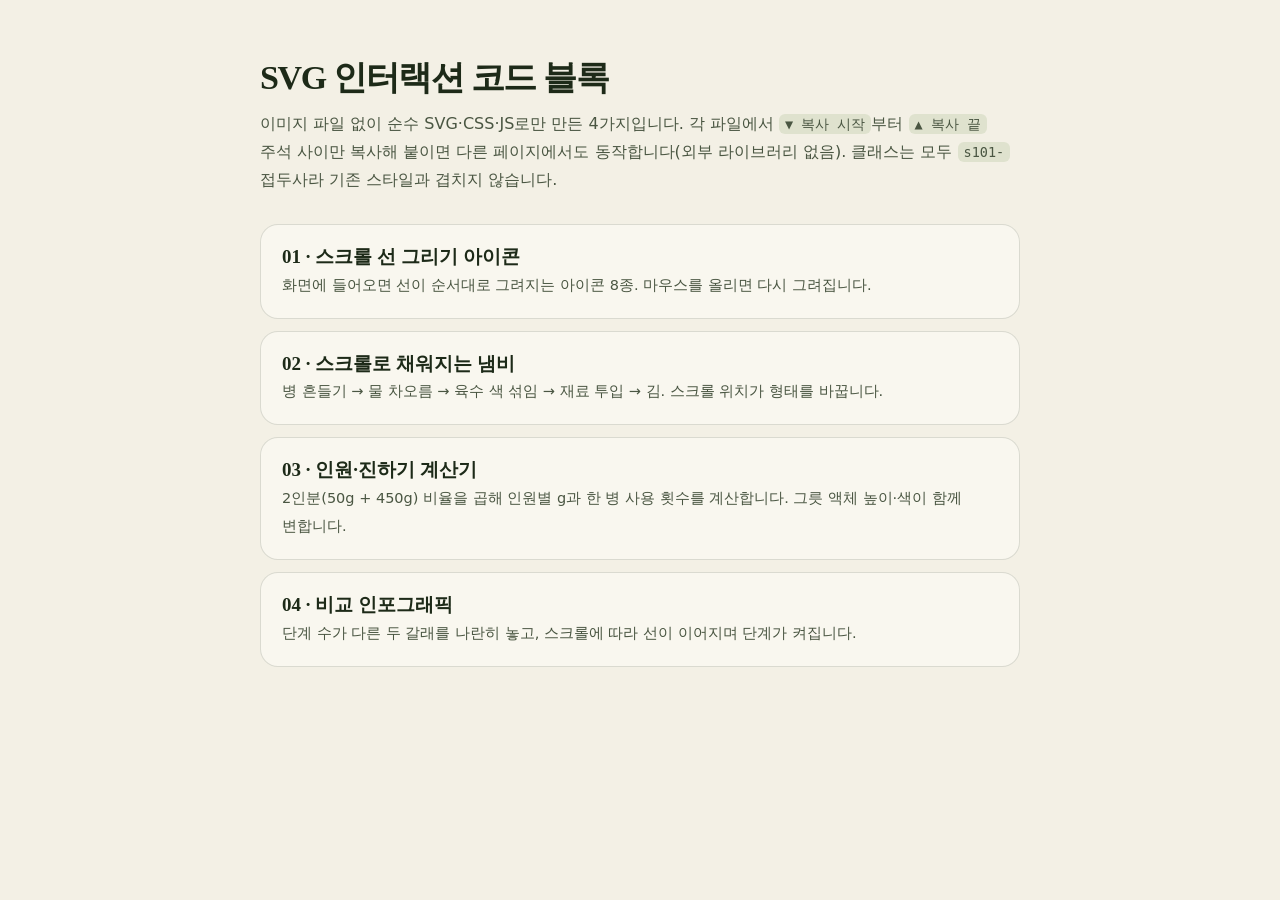
<file: snippets/index.html>
<!doctype html>
<html lang="ko">
<head>
<meta charset="utf-8">
<meta name="viewport" content="width=device-width,initial-scale=1">
<meta name="robots" content="noindex">
<title>SVG 인터랙션 코드 블록 모음</title>
<style>
body{margin:0;background:#F3F0E5;color:#1D2A18;font:16px/1.75 system-ui,-apple-system,"Apple SD Gothic Neo",sans-serif;word-break:keep-all}
main{max-width:760px;margin:0 auto;padding:56px 22px}
h1{font:800 34px/1.3 "Nanum Myeongjo","Noto Serif KR",serif;letter-spacing:-.04em;margin:0 0 10px}
p.lead{color:#4A5642;margin:0 0 30px}
a.card{display:block;text-decoration:none;color:inherit;padding:20px 22px;border-radius:18px;background:#F9F7EF;box-shadow:inset 0 0 0 1px rgba(29,42,24,.14);margin-bottom:12px;transition:transform .25s,box-shadow .25s}
a.card:hover{transform:translateY(-2px);box-shadow:inset 0 0 0 1.5px #658C3F,0 18px 30px -22px rgba(29,42,24,.6)}
a.card b{display:block;font:700 19px/1.4 "Nanum Myeongjo","Noto Serif KR",serif}
a.card span{color:#4A5642;font-size:14.5px}
code{background:rgba(101,140,63,.14);padding:2px 6px;border-radius:6px;font-size:13.5px}
</style>
</head>
<body>
<main>
  <h1>SVG 인터랙션 코드 블록</h1>
  <p class="lead">이미지 파일 없이 순수 SVG·CSS·JS로만 만든 4가지입니다. 각 파일에서 <code>▼ 복사 시작</code>부터 <code>▲ 복사 끝</code> 주석 사이만 복사해 붙이면 다른 페이지에서도 동작합니다(외부 라이브러리 없음). 클래스는 모두 <code>s101-</code> 접두사라 기존 스타일과 겹치지 않습니다.</p>
  <a class="card" href="01-line-draw-icons.html"><b>01 · 스크롤 선 그리기 아이콘</b><span>화면에 들어오면 선이 순서대로 그려지는 아이콘 8종. 마우스를 올리면 다시 그려집니다.</span></a>
  <a class="card" href="02-pot-fill-scroll.html"><b>02 · 스크롤로 채워지는 냄비</b><span>병 흔들기 → 물 차오름 → 육수 색 섞임 → 재료 투입 → 김. 스크롤 위치가 형태를 바꿉니다.</span></a>
  <a class="card" href="03-dilution-calculator.html"><b>03 · 인원·진하기 계산기</b><span>2인분(50g + 450g) 비율을 곱해 인원별 g과 한 병 사용 횟수를 계산합니다. 그릇 액체 높이·색이 함께 변합니다.</span></a>
  <a class="card" href="04-compare-tracks.html"><b>04 · 비교 인포그래픽</b><span>단계 수가 다른 두 갈래를 나란히 놓고, 스크롤에 따라 선이 이어지며 단계가 켜집니다.</span></a>
</main>
</body>
</html>
</file>
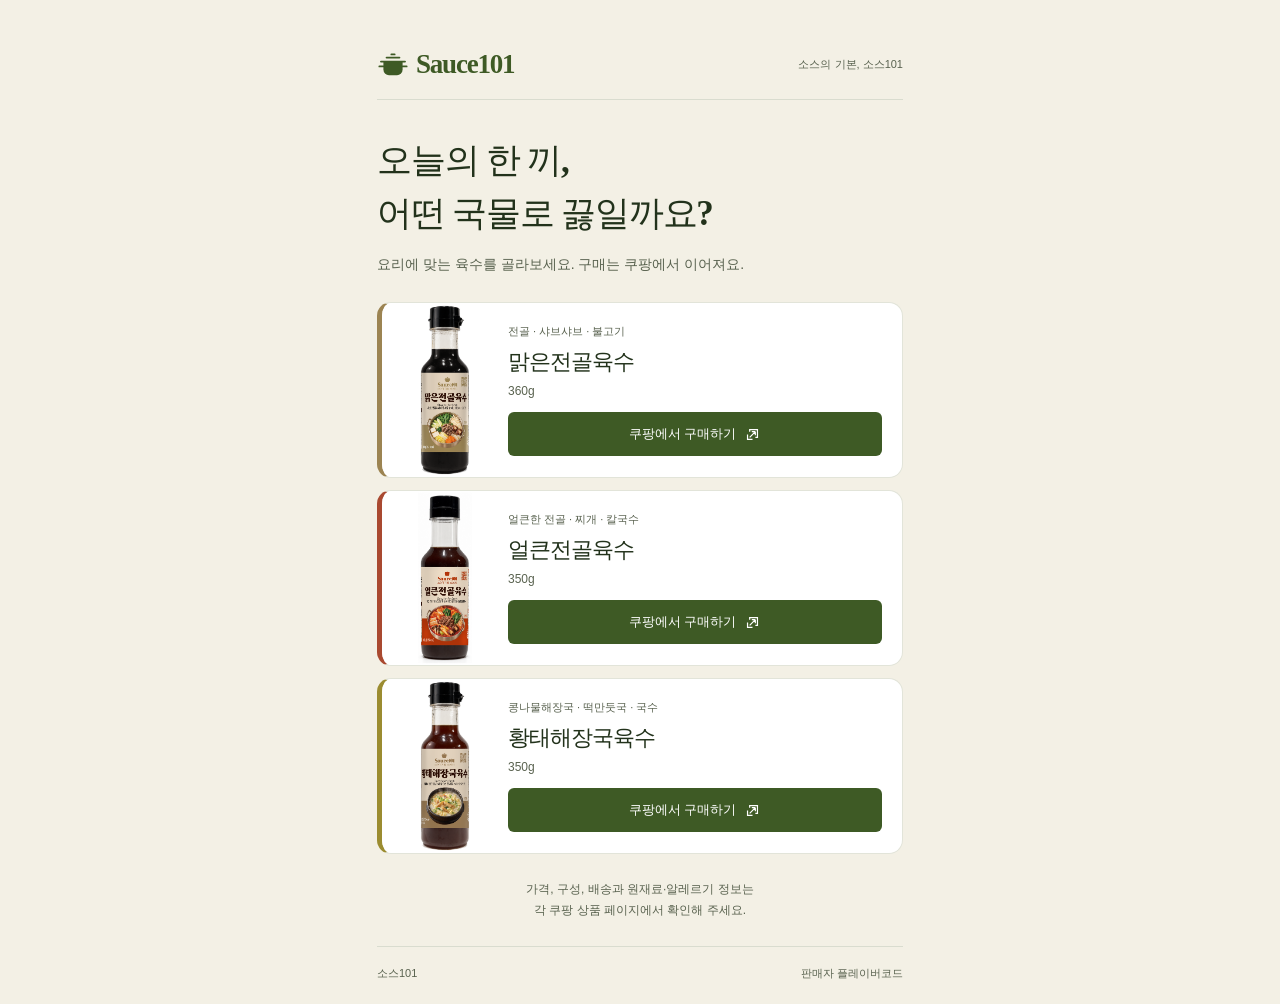
<file: go/coupang/index.html>
<!doctype html>
<html lang="ko">
<head>
  <meta charset="utf-8">
  <meta name="viewport" content="width=device-width, initial-scale=1">
  <meta name="theme-color" content="#F3F0E5">
  <meta name="robots" content="noindex">
  <meta name="description" content="맑은전골육수, 얼큰전골육수, 황태해장국육수. 오늘의 요리에 맞는 소스101 육수를 골라 쿠팡에서 확인하세요.">
  <meta property="og:type" content="website">
  <meta property="og:locale" content="ko_KR">
  <meta property="og:title" content="오늘의 요리에 맞는 육수 | 소스101">
  <meta property="og:description" content="맑은전골 · 얼큰전골 · 황태해장국. 육수 세 가지를 한곳에서 골라보세요.">
  <meta property="og:image" content="https://hanssam88.github.io/sauce101-dakhanmari-landing/go/coupang/assets/malgeun.png">
  <meta property="og:url" content="https://hanssam88.github.io/sauce101-dakhanmari-landing/go/coupang/">
  <title>육수 고르기 | 소스101</title>
  <link rel="stylesheet" href="./page.css">
</head>
<body>
  <a class="skip" href="#products">육수 고르기로 바로 가기</a>
  <div class="page">
    <header>
      <div class="brand" aria-label="소스101">
        <svg viewBox="0 0 40 40" width="32" height="32" aria-hidden="true" fill="none">
          <path d="M8 17h24v10a7 7 0 0 1-7 7H15a7 7 0 0 1-7-7V17Z" fill="currentColor"/>
          <path d="M5 17h30M3 23h5m24 0h5M12 12h16M18 8h4" stroke="currentColor" stroke-width="2.4" stroke-linecap="round"/>
        </svg>
        <span>Sauce101</span>
      </div>
      <span class="brand-caption">소스의 기본, 소스101</span>
    </header>

    <main>
      <section class="intro" aria-labelledby="page-title">
        <h1 id="page-title">오늘의 한 끼,<br>어떤 국물로 끓일까요?</h1>
        <p>요리에 맞는 육수를 골라보세요.<br class="mobile-break"> 구매는 쿠팡에서 이어져요.</p>
      </section>

      <div class="products" id="products">
        <article class="product clear" aria-labelledby="clear-title">
          <div class="product-photo"><img src="./assets/malgeun.png" width="1254" height="1254" alt="소스101 맑은전골육수 병" fetchpriority="high"></div>
          <div class="product-content">
            <p class="use">전골 · 샤브샤브 · 불고기</p>
            <h2 id="clear-title">맑은전골육수</h2>
            <p class="size">360g</p>
            <a class="buy" href="https://www.coupang.com/vp/products/9733106922?itemId=29126665406&amp;vendorItemId=96050815624" aria-label="맑은전골육수 쿠팡에서 구매하기">
              쿠팡에서 구매하기
              <svg viewBox="0 0 24 24" width="17" height="17" aria-hidden="true" fill="none" stroke="currentColor" stroke-width="1.7"><path d="M8 8V5h11v11h-3M16 8l-8 8M16 8H11m5 0v5"/><path d="M12 19H5V12"/></svg>
            </a>
          </div>
        </article>

        <article class="product spicy" aria-labelledby="spicy-title">
          <div class="product-photo"><img src="./assets/eolkeun.png" width="1254" height="1254" alt="소스101 얼큰전골육수 병" decoding="async"></div>
          <div class="product-content">
            <p class="use">얼큰한 전골 · 찌개 · 칼국수</p>
            <h2 id="spicy-title">얼큰전골육수</h2>
            <p class="size">350g</p>
            <a class="buy" href="https://www.coupang.com/vp/products/9733241558?itemId=29127138159&amp;vendorItemId=96051276784" aria-label="얼큰전골육수 쿠팡에서 구매하기">
              쿠팡에서 구매하기
              <svg viewBox="0 0 24 24" width="17" height="17" aria-hidden="true" fill="none" stroke="currentColor" stroke-width="1.7"><path d="M8 8V5h11v11h-3M16 8l-8 8M16 8H11m5 0v5"/><path d="M12 19H5V12"/></svg>
            </a>
          </div>
        </article>

        <article class="product pollock" aria-labelledby="pollock-title">
          <div class="product-photo"><img src="./assets/hwangtae.png" width="1254" height="1254" alt="소스101 황태해장국육수 병" decoding="async"></div>
          <div class="product-content">
            <p class="use">콩나물해장국 · 떡만둣국 · 국수</p>
            <h2 id="pollock-title">황태해장국육수</h2>
            <p class="size">350g</p>
            <a class="buy" href="https://www.coupang.com/vp/products/9733012489?itemId=29126246277&amp;vendorItemId=96050407352" aria-label="황태해장국육수 쿠팡에서 구매하기">
              쿠팡에서 구매하기
              <svg viewBox="0 0 24 24" width="17" height="17" aria-hidden="true" fill="none" stroke="currentColor" stroke-width="1.7"><path d="M8 8V5h11v11h-3M16 8l-8 8M16 8H11m5 0v5"/><path d="M12 19H5V12"/></svg>
            </a>
          </div>
        </article>
      </div>

      <p class="purchase-note">가격, 구성, 배송과 원재료·알레르기 정보는<br>각 쿠팡 상품 페이지에서 확인해 주세요.</p>
    </main>
    <footer><span>소스101</span><span>판매자 플레이버코드</span></footer>
  </div>
</body>
</html>
</file>
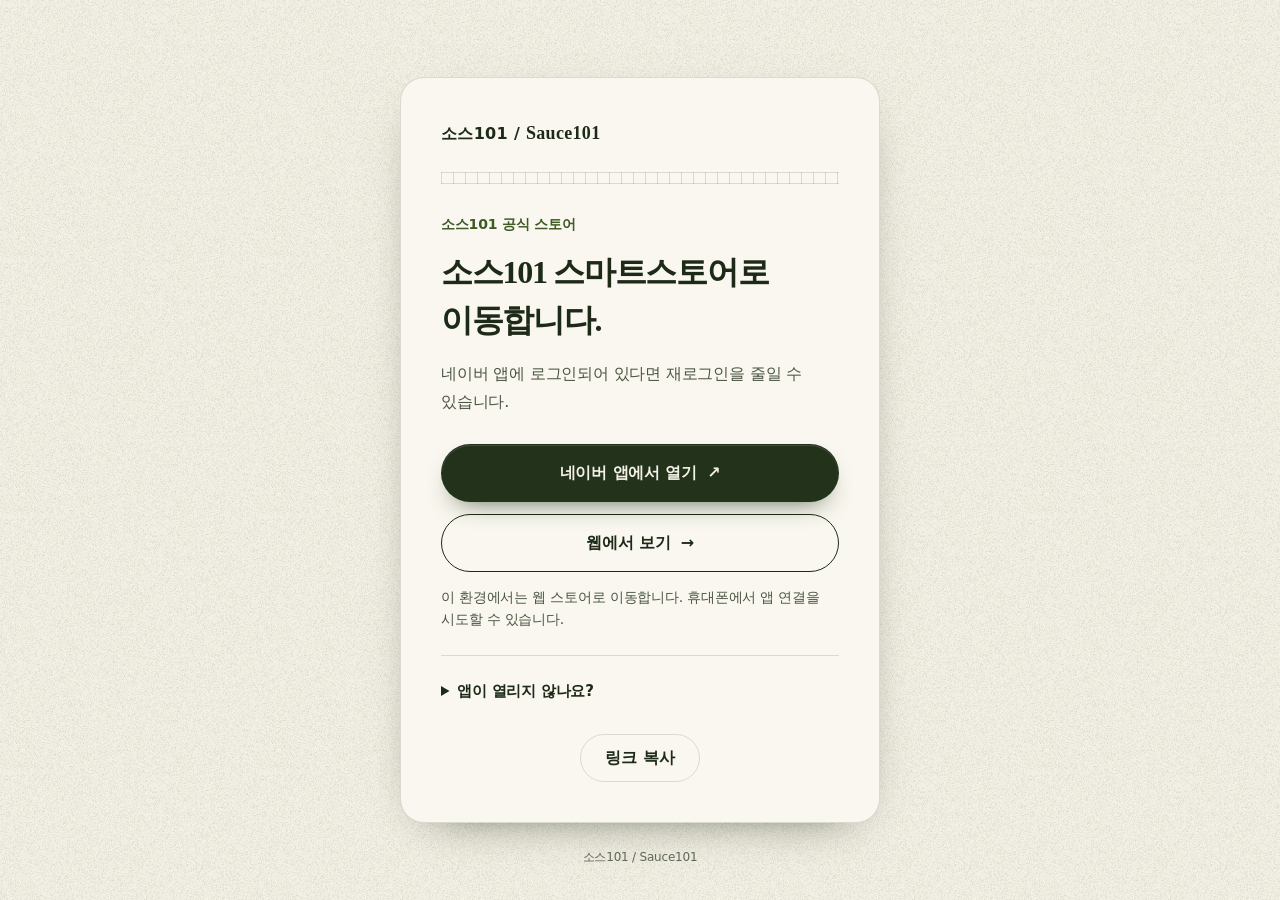
<file: go/naver/index.html>
<!doctype html>
<html lang="ko">
<head>
  <meta charset="utf-8">
  <meta name="viewport" content="width=device-width, initial-scale=1, viewport-fit=cover">
  <meta name="robots" content="noindex">
  <meta name="theme-color" content="#F3F0E5">
  <meta name="description" content="소스101 / Sauce101 스마트스토어로 이동합니다. 네이버 앱 또는 웹에서 만나보세요.">
  <title>스마트스토어로 이동 | 소스101 / Sauce101</title>
  <link rel="stylesheet" href="../../css/style.css">
  <link rel="stylesheet" href="./page.css">
  <script type="module" src="./page.js"></script>
</head>
<body class="naver-go">
  <main class="go-card">
    <p class="go-brand">소스101 <span aria-hidden="true">/</span> <span lang="en">Sauce101</span></p>
    <div class="go-rule" aria-hidden="true"></div>
    <p class="go-eyebrow">소스101 공식 스토어</p>
    <h1>소스101 스마트스토어로 이동합니다.</h1>
    <p class="go-intro" id="app-note">네이버 앱에 로그인되어 있다면 재로그인을 줄일 수 있습니다.</p>
    <div class="go-actions">
      <a class="btn btn--solid" id="open-app" href="https://m.smartstore.naver.com/sauce101" aria-describedby="app-note">네이버 앱에서 열기 <span aria-hidden="true">↗</span></a>
      <a class="btn btn--line" id="open-web" href="https://m.smartstore.naver.com/sauce101">웹에서 보기 <span aria-hidden="true">→</span></a>
    </div>
    <p id="app-status" class="go-status" role="status" aria-live="polite"></p>
    <details id="app-help">
      <summary>앱이 열리지 않나요?</summary>
      <div class="go-help">
        <p>화면의 메뉴에 ‘외부 브라우저에서 열기’가 제공되면 해당 기능을 사용해 주세요.</p>
        <p>메뉴가 없다면 아래에서 링크를 복사해 Safari 또는 Chrome에서 열고 ‘네이버 앱에서 열기’를 다시 눌러 주세요.</p>
        <p>계속 열리지 않거나 네이버 앱이 없다면 ‘웹에서 보기’를 이용해 주세요. 이용 환경에 따라 로그인이 필요할 수 있습니다.</p>
      </div>
    </details>
    <button class="go-copy" id="copy-link" type="button" hidden>링크 복사</button>
    <p id="copy-status" class="go-status" role="status" aria-live="polite"></p>
    <div id="manual-copy" hidden>
      <label for="copy-url">복사할 링크</label>
      <input id="copy-url" type="url" readonly spellcheck="false" autocapitalize="off" aria-describedby="copy-status">
    </div>
    <noscript><p class="go-help">‘웹에서 보기’로 이동할 수 있습니다. 이 페이지를 공유하려면 주소창의 주소를 복사해 주세요.</p></noscript>
  </main>
  <footer class="go-footer">소스101 / Sauce101</footer>
</body>
</html>
</file>
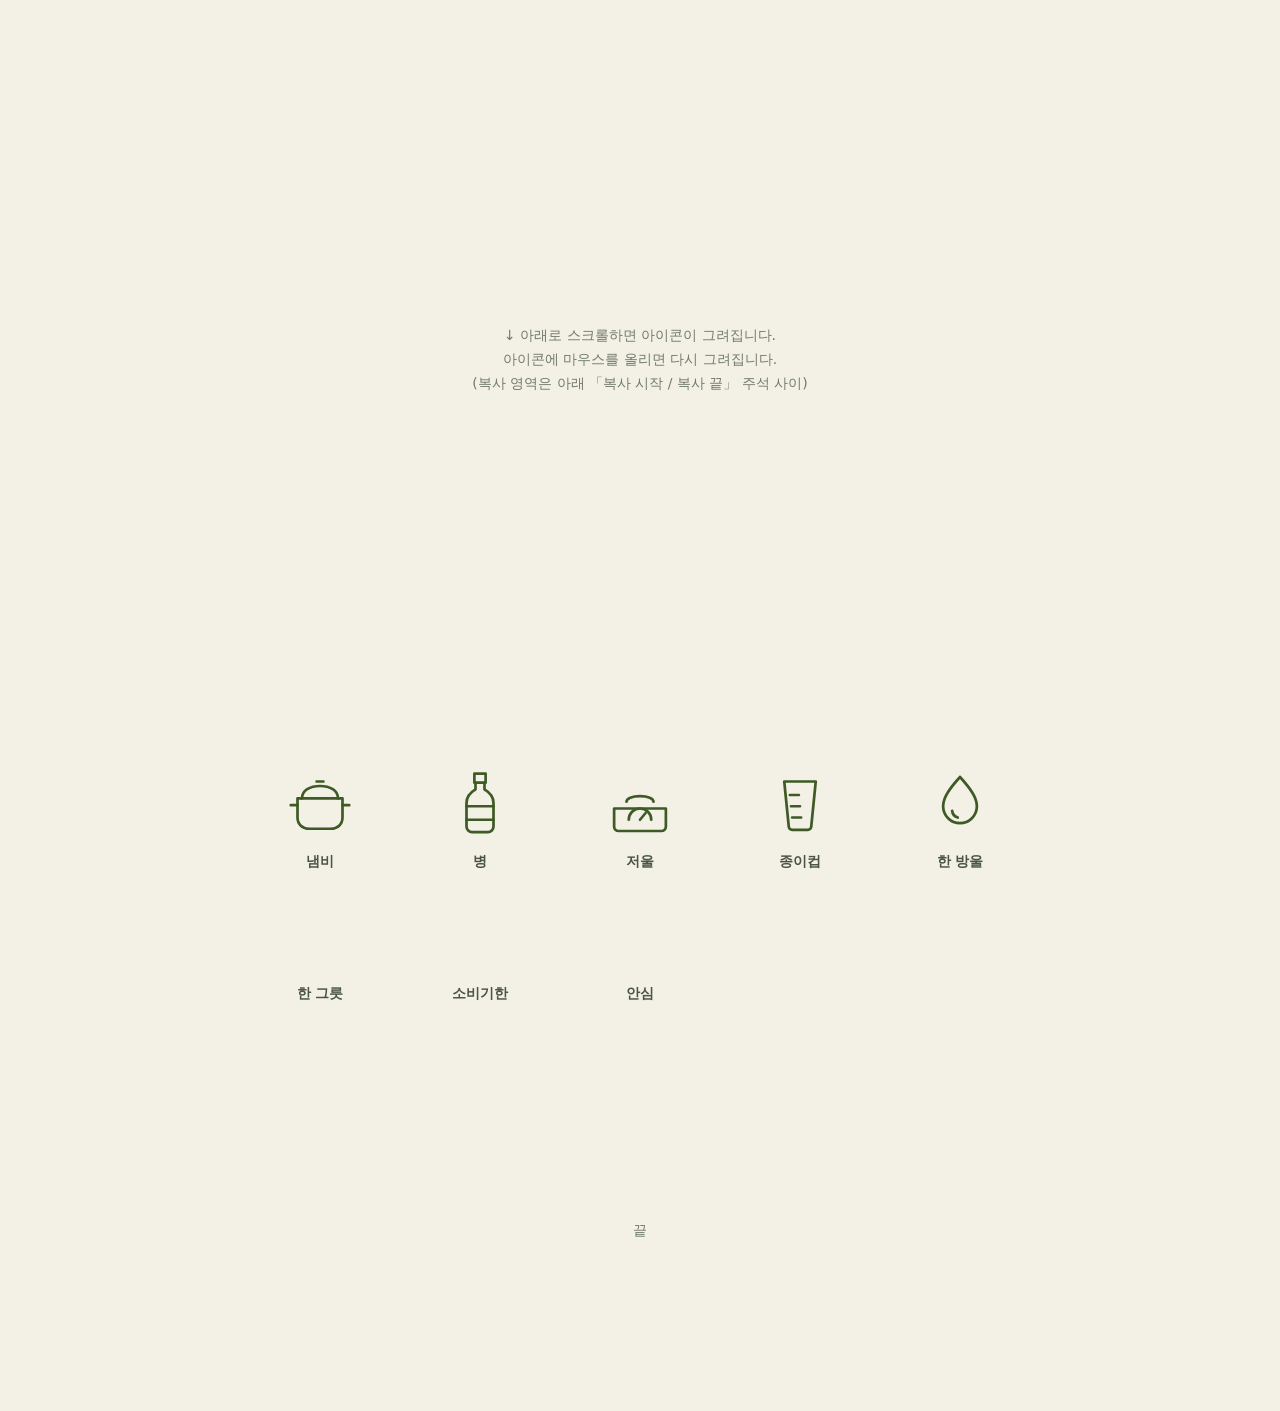
<file: snippets/01-line-draw-icons.html>
<!doctype html>
<html lang="ko">
<head>
<meta charset="utf-8">
<meta name="viewport" content="width=device-width,initial-scale=1">
<meta name="robots" content="noindex">
<title>스크롤 선 그리기 SVG 아이콘 — 복붙용</title>
<style>body{margin:0;background:#F3F0E5;color:#1D2A18;font:16px/1.7 system-ui,-apple-system,"Apple SD Gothic Neo",sans-serif}
.demo-pad{height:80vh;display:grid;place-items:center;text-align:center;color:#727C6A;font-size:14px;padding:0 20px}</style>
</head>
<body>
<div class="demo-pad">↓ 아래로 스크롤하면 아이콘이 그려집니다.<br>아이콘에 마우스를 올리면 다시 그려집니다.<br>(복사 영역은 아래 「복사 시작 / 복사 끝」 주석 사이)</div>

<!-- ▼ 복사 시작 ─────────────────────────────────────────── -->
<div class="s101-icons">
  <figure><i data-ico="pot"></i><figcaption>냄비</figcaption></figure>
  <figure><i data-ico="bottle"></i><figcaption>병</figcaption></figure>
  <figure><i data-ico="scale"></i><figcaption>저울</figcaption></figure>
  <figure><i data-ico="cup"></i><figcaption>종이컵</figcaption></figure>
  <figure><i data-ico="drop"></i><figcaption>한 방울</figcaption></figure>
  <figure><i data-ico="bowl"></i><figcaption>한 그릇</figcaption></figure>
  <figure><i data-ico="calendar"></i><figcaption>소비기한</figcaption></figure>
  <figure><i data-ico="shield"></i><figcaption>안심</figcaption></figure>
</div>
<style>
/* --p(0→1)를 숫자로 등록하면 CSS transition만으로 선이 그려진다 */
@property --p{syntax:"<number>";inherits:true;initial-value:0}
.s101-icons{--ink:#3E5A25;display:grid;grid-template-columns:repeat(auto-fit,minmax(120px,1fr));gap:28px 20px;max-width:780px;margin:0 auto;padding:48px 20px}
.s101-icons figure{margin:0;text-align:center}
.s101-icons i{display:block;width:72px;height:72px;margin:0 auto 12px;color:var(--ink);cursor:pointer;transition:--p 1.25s cubic-bezier(.22,.8,.2,1)}
.s101-icons i.on{--p:1}
.s101-icons svg{display:block;width:100%;height:100%;overflow:visible}
/* 각 도형은 pathLength=1 이라 dash 길이를 0~1로 다룬다. --s 는 도형별 시작 지연(순차 그리기) */
.s101-icons .d{stroke-dasharray:1;stroke-dashoffset:calc(1 - clamp(0,(var(--p) - var(--s,0)) / .6,1))}
.s101-icons figcaption{font:600 14px/1.4 system-ui,-apple-system,"Apple SD Gothic Neo",sans-serif;color:#4A5642}
@media (prefers-reduced-motion:reduce){.s101-icons i{--p:1;transition:none}}
</style>
<script>
(function () {
  var ICONS = {
    pot: '<path d="M12 27h40v17c0 6-4.5 10-10.5 10h-19C16.5 54 12 50 12 44z"/><path d="M16 27c0-7 7-11 16-11s16 4 16 11"/><path d="M29 12h6"/><path d="M12 33H6M52 33h6"/>',
    bottle: '<path d="M27 5h10v8H27z"/><path d="M28 13v6c-5 3-8 6-8 12v21a5 5 0 0 0 5 5h14a5 5 0 0 0 5-5V31c0-6-3-9-8-12v-6"/><path d="M20 34h24M20 46h24"/>',
    scale: '<path d="M9 36h46v16a4 4 0 0 1-4 4H13a4 4 0 0 1-4-4z"/><path d="M20 30c0-3 5-5 12-5s12 2 12 5"/><path d="M22 46a10 10 0 0 1 20 0"/><path d="M32 46l5-6"/>',
    cup: '<path d="M18 12h28l-4 40a3 3 0 0 1-3 3H25a3 3 0 0 1-3-3z"/><path d="M23 24h8M24 34h8M25 44h8"/>',
    drop: '<path d="M32 8c9 10 15 18 15 26a15 15 0 0 1-30 0c0-8 6-16 15-26z"/><path d="M25 38a7 7 0 0 0 5 6"/>',
    bowl: '<path d="M7 30h50c0 15-10 25-25 25S7 45 7 30z"/><path d="M23 58h18"/><path d="M23 22c-4-4 3-5-1-10M32 22c-4-4 3-5-1-10M41 22c-4-4 3-5-1-10"/>',
    calendar: '<path d="M11 14h42a3 3 0 0 1 3 3v34a3 3 0 0 1-3 3H11a3 3 0 0 1-3-3V17a3 3 0 0 1 3-3z"/><path d="M8 26h48M22 8v10M42 8v10"/><path d="M24 41l6 6 11-12"/>',
    shield: '<path d="M32 6l20 7v15c0 14-9 24-20 30-11-6-20-16-20-30V13z"/><path d="M22 32l7 7 13-14"/>'
  };
  function svg(name) {
    var n = 0;
    var body = ICONS[name].replace(/<(path|circle|ellipse|line|rect)\b/g, function (m, t) {
      return '<' + t + ' class="d" pathLength="1" style="--s:' + (n++ * 0.09).toFixed(2) + '"';
    });
    return '<svg viewBox="0 0 64 64" fill="none" stroke="currentColor" stroke-width="2.4" stroke-linecap="round" stroke-linejoin="round" aria-hidden="true">' + body + '</svg>';
  }
  var box = document.querySelector('.s101-icons');
  var items = [].slice.call(box.querySelectorAll('i[data-ico]'));
  items.forEach(function (el) {
    el.innerHTML = svg(el.getAttribute('data-ico'));
    el.addEventListener('mouseenter', function () {          // 다시 그리기
      el.style.transition = 'none'; el.classList.remove('on'); void el.offsetWidth;
      el.style.transition = ''; el.classList.add('on');
    });
  });
  if (!('IntersectionObserver' in window)) { items.forEach(function (el) { el.classList.add('on'); }); return; }
  var io = new IntersectionObserver(function (es) {
    es.forEach(function (e) {
      if (e.isIntersecting) { setTimeout(function () { e.target.classList.add('on'); }, +e.target.getAttribute('data-i') * 90); io.unobserve(e.target); }
    });
  }, { threshold: 0.6 });
  items.forEach(function (el, i) { el.setAttribute('data-i', i); io.observe(el); });
})();
</script>
<!-- ▲ 복사 끝 ─────────────────────────────────────────── -->

<div class="demo-pad" style="height:40vh">끝</div>
</body>
</html>
</file>
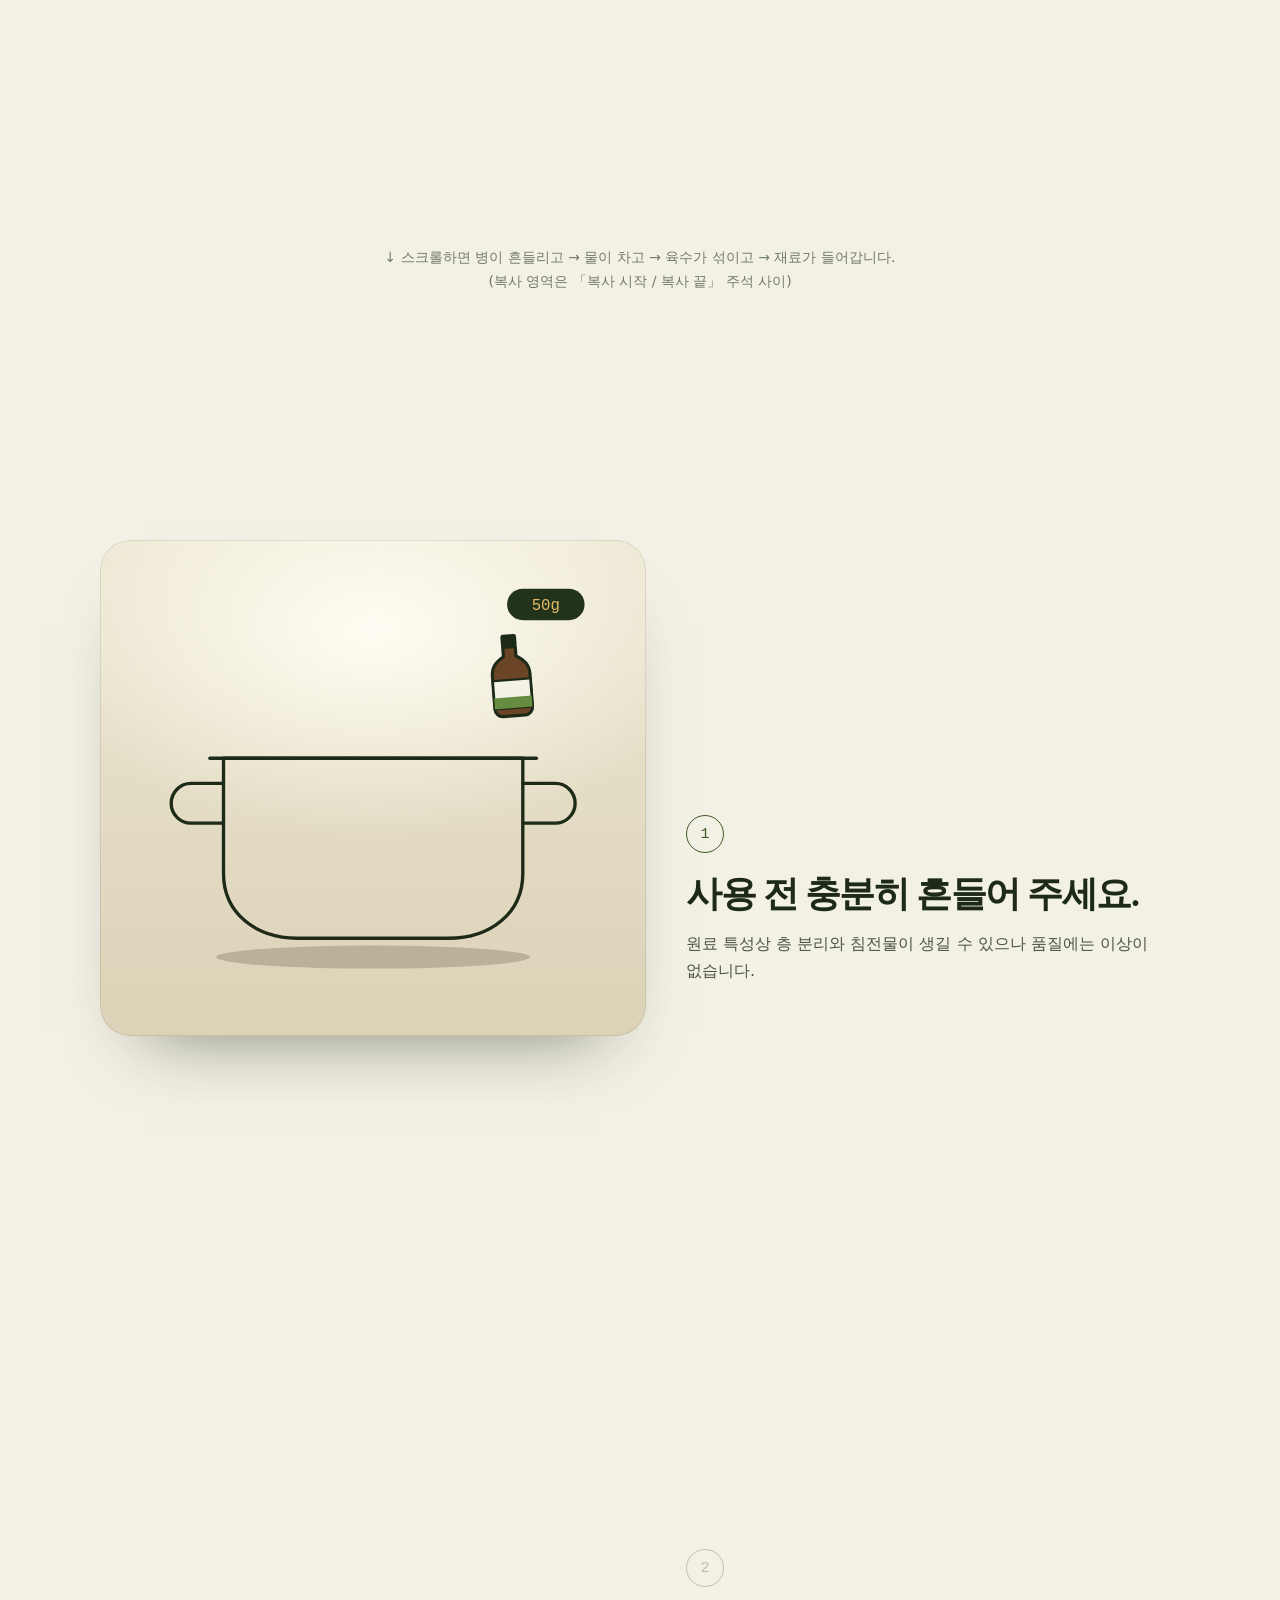
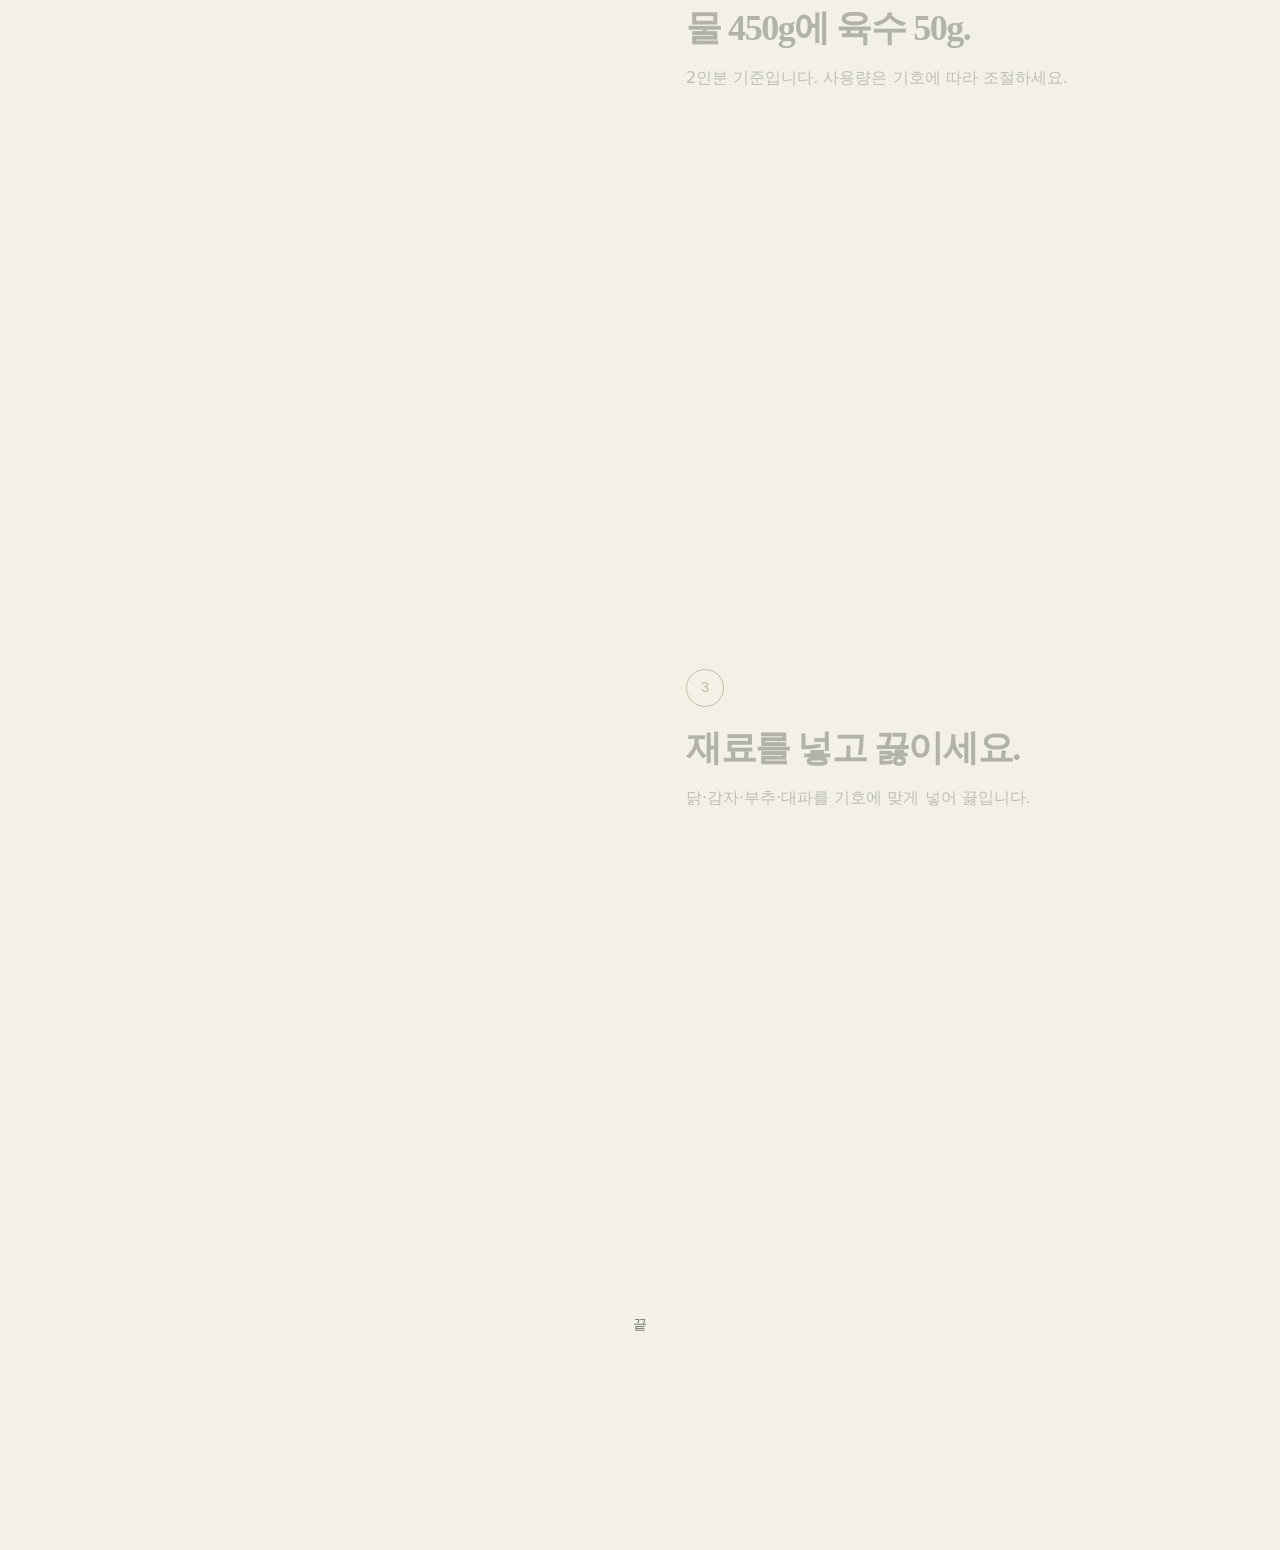
<file: snippets/02-pot-fill-scroll.html>
<!doctype html>
<html lang="ko">
<head>
<meta charset="utf-8">
<meta name="viewport" content="width=device-width,initial-scale=1">
<meta name="robots" content="noindex">
<title>스크롤로 채워지는 냄비 (형태 변화) — 복붙용</title>
<style>body{margin:0;background:#F3F0E5;color:#1D2A18;font:16px/1.7 system-ui,-apple-system,"Apple SD Gothic Neo",sans-serif}
.demo-pad{height:60vh;display:grid;place-items:center;text-align:center;color:#727C6A;font-size:14px;padding:0 20px}</style>
</head>
<body>
<div class="demo-pad">↓ 스크롤하면 병이 흔들리고 → 물이 차고 → 육수가 섞이고 → 재료가 들어갑니다.<br>(복사 영역은 「복사 시작 / 복사 끝」 주석 사이)</div>

<!-- ▼ 복사 시작 ─────────────────────────────────────────── -->
<!-- 스크롤 위치(0→1)가 CSS 변수 --lv(물 높이) --mix(육수 색) --tilt(병 기울기) --pour(따르는 줄기) --ing(재료) --steam(김)을 정한다.
     문구는 <li> 안에서 바꾸세요. 단계는 3개 고정. -->
<section class="s101-pot" id="s101Pot" aria-label="사용법">
  <div class="s101-pot__stick">
    <div class="s101-pot__panel">
      <svg class="s101-pot__svg" viewBox="0 0 480 400" role="img" aria-label="병을 흔들고, 물과 육수를 넣고, 재료를 넣어 끓이는 과정">
        <defs>
          <clipPath id="s101PotClip"><path d="M97 176H383V286C383 324 352 348 312 348H168C128 348 97 324 97 286Z"/></clipPath>
          <linearGradient id="s101GW" x1="0" y1="0" x2="0" y2="1"><stop offset="0" stop-color="#DCE8E0"/><stop offset="1" stop-color="#BDD2C8"/></linearGradient>
          <linearGradient id="s101GB" x1="0" y1="0" x2="0" y2="1"><stop offset="0" stop-color="#E6C26E"/><stop offset="1" stop-color="#B98A31"/></linearGradient>
        </defs>
        <ellipse cx="240" cy="366" rx="150" ry="11" fill="rgba(40,30,8,.2)"/>
        <g clip-path="url(#s101PotClip)">
          <g class="s101-water"><path d="M-160 10c30-9 60 9 90 0s60-9 90 0 60 9 90 0 60-9 90 0 60 9 90 0 60-9 90 0 60 9 90 0 60-9 90 0V240H-160Z" fill="url(#s101GW)"/></g>
          <g class="s101-broth"><path d="M-160 10c30-9 60 9 90 0s60-9 90 0 60 9 90 0 60-9 90 0 60 9 90 0 60-9 90 0 60 9 90 0 60-9 90 0V240H-160Z" fill="url(#s101GB)"/></g>
        </g>
        <g class="s101-ing s101-ing1"><circle cx="202" cy="211" r="16"/><path d="M191 222l-17 17"/><circle cx="170" cy="243" r="4"/><circle cx="177" cy="250" r="4"/></g>
        <g class="s101-ing s101-ing2"><ellipse cx="268" cy="222" rx="24" ry="15" transform="rotate(-14 268 222)"/><path d="M256 220h.01M270 226h.01M279 216h.01"/></g>
        <g class="s101-ing s101-ing3"><path d="M226 196l44 22M232 208l38 14"/></g>
        <g class="s101-line">
          <path d="M97 176H383V286C383 324 352 348 312 348H168C128 348 97 324 97 286Z"/><path d="M84 176H396"/>
          <path d="M97 200H66a13 13 0 0 0 0 38H97"/><path d="M383 200h31a13 13 0 0 1 0 38h-31"/>
        </g>
        <g class="s101-steam"><path pathLength="1" d="M196 152c-12-18 12-24 0-42s12-24 0-42"/><path pathLength="1" d="M240 152c-12-18 12-24 0-42s12-24 0-42"/><path pathLength="1" d="M284 152c-12-18 12-24 0-42s12-24 0-42"/></g>
        <path class="s101-stream" pathLength="1" d="M340 121C326 142 302 170 294 224"/>
        <g class="s101-bottle"><g transform="translate(0 0)">
          <rect x="27" y="5" width="10" height="8" rx="1.5" fill="#1D2A18"/>
          <path d="M28 13v6c-5 3-8 6-8 12v21a5 5 0 0 0 5 5h14a5 5 0 0 0 5-5V31c0-6-3-9-8-12v-6z" fill="#6C4527" stroke="#1D2A18" stroke-width="2" stroke-linejoin="round"/>
          <rect x="20" y="34" width="24" height="18" fill="#F4F1E6" stroke="#1D2A18" stroke-width="1.5"/><rect x="20" y="45" width="24" height="7" fill="#658C3F"/>
        </g></g>
        <g class="s101-tagA"><rect x="368" y="14" width="74" height="30" rx="15" fill="#22321B"/><text x="405" y="34" text-anchor="middle">50g</text></g>
        <g class="s101-tagB"><rect x="368" y="248" width="86" height="30" rx="15" fill="#22321B"/><text x="411" y="268" text-anchor="middle">450g</text></g>
      </svg>
    </div>
  </div>
  <ol class="s101-pot__steps">
    <li class="s101-pot__step"><b>1</b><h3>사용 전 충분히 흔들어 주세요.</h3><p>원료 특성상 층 분리와 침전물이 생길 수 있으나 품질에는 이상이 없습니다.</p></li>
    <li class="s101-pot__step"><b>2</b><h3>물 450g에 육수 50g.</h3><p>2인분 기준입니다. 사용량은 기호에 따라 조절하세요.</p></li>
    <li class="s101-pot__step"><b>3</b><h3>재료를 넣고 끓이세요.</h3><p>닭·감자·부추·대파를 기호에 맞게 넣어 끓입니다.</p></li>
  </ol>
</section>
<style>
.s101-pot{display:grid;gap:0 40px;max-width:1080px;margin:0 auto;padding:0 20px;font-family:system-ui,-apple-system,"Apple SD Gothic Neo",sans-serif;color:#1D2A18;word-break:keep-all}
@media(min-width:820px){.s101-pot{grid-template-columns:1.05fr .95fr;align-items:start}}
.s101-pot__stick{position:sticky;top:16px;align-self:start;z-index:2}
.s101-pot__panel{position:relative;aspect-ratio:1.1;border-radius:30px;overflow:hidden;background:radial-gradient(90% 60% at 50% 18%,#FFFDF3,rgba(255,253,243,0) 70%),linear-gradient(180deg,#EDE7D3,#DBD2B7);box-shadow:inset 0 0 0 1px rgba(29,42,24,.1),0 40px 70px -46px rgba(29,42,24,.6)}
.s101-pot__svg{position:absolute;left:4%;top:5%;width:92%;height:88%;overflow:visible;--lv:0;--mix:0;--tilt:0;--shake:0;--pour:0;--pend:0;--ing:0;--steam:0}
.s101-water,.s101-broth{transform:translateY(calc(348px - var(--lv) * 172px))}
.s101-broth{opacity:var(--mix)}
.s101-water path,.s101-broth path{animation:s101wave 4.2s linear infinite}
@keyframes s101wave{to{transform:translateX(180px)}}
.s101-line path{fill:none;stroke:#1D2A18;stroke-width:3.2;stroke-linecap:round;stroke-linejoin:round}
.s101-ing{fill:#F3F0E5;stroke:#1D2A18;stroke-width:2.6;stroke-linecap:round;stroke-linejoin:round;opacity:clamp(0,calc((var(--ing) - var(--s,0)) * 4),1);transform:translateY(calc((1 - clamp(0,calc((var(--ing) - var(--s,0)) * 3),1)) * -80px))}
.s101-ing1{--s:0}.s101-ing2{--s:.22}.s101-ing3{--s:.44;fill:none;stroke:#658C3F;stroke-width:5}
.s101-steam{opacity:var(--steam);animation:s101drift 3.6s ease-in-out infinite}
.s101-steam path{fill:none;stroke:#3E5A25;stroke-width:3;stroke-linecap:round;stroke-dasharray:1;stroke-dashoffset:calc(1 - var(--steam))}
@keyframes s101drift{50%{transform:translateY(-7px)}}
.s101-stream{fill:none;stroke:#C99A3E;stroke-width:6;stroke-linecap:round;stroke-dasharray:1 1;stroke-dashoffset:calc(1 - var(--pour) - var(--pend))}
.s101-bottle{transform:translate(372px,98px) rotate(calc(var(--tilt) * -128deg + var(--shake) * 8deg)) scale(1.5) translate(-32px,-32px);opacity:calc(1 - var(--ing) * .9)}
.s101-tagA{opacity:clamp(0,calc((1 - var(--tilt) * 2.4) * (1 - var(--ing) * 2)),1)}
.s101-tagB{opacity:clamp(0,calc((var(--lv) - .3) * 3),1)}
.s101-pot text{fill:#E3BC64;font:500 15px ui-monospace,Menlo,monospace}
.s101-pot__steps{list-style:none;margin:0;padding:0}
.s101-pot__step{min-height:80vh;display:flex;flex-direction:column;justify-content:center;opacity:.3;transition:opacity .5s}
.s101-pot__step.on{opacity:1}
.s101-pot__step b{display:grid;place-items:center;width:36px;height:36px;border-radius:50%;border:1.5px solid #3E5A25;color:#3E5A25;font:500 15px ui-monospace,Menlo,monospace;margin-bottom:18px}
.s101-pot__step h3{margin:0 0 12px;font:800 clamp(24px,3vw,36px)/1.3 "Nanum Myeongjo","Noto Serif KR",serif;letter-spacing:-.04em}
.s101-pot__step p{margin:0;color:#4A5642}
@media(max-width:819px){.s101-pot__stick{top:8px}.s101-pot__panel{aspect-ratio:1.3}.s101-pot__step{min-height:64vh;justify-content:flex-start;padding-top:10vh}}
@media (prefers-reduced-motion:reduce){.s101-water path,.s101-broth path,.s101-steam{animation:none}.s101-pot__step{opacity:1}}
</style>
<script>
(function () {
  var root = document.getElementById('s101Pot'), svg = root.querySelector('.s101-pot__svg');
  var steps = [].slice.call(root.querySelectorAll('.s101-pot__step')), list = root.querySelector('.s101-pot__steps'), stick = root.querySelector('.s101-pot__stick');
  var narrow = matchMedia('(max-width:819px)'), RM = matchMedia('(prefers-reduced-motion:reduce)').matches;
  function clamp(v, a, b) { return Math.min(b === undefined ? 1 : b, Math.max(a === undefined ? 0 : a, v)); }
  function ease(t) { return t < .5 ? 4 * t * t * t : 1 - Math.pow(-2 * t + 2, 3) / 2; }
  function seg(p, a, b) { return clamp((p - a) / (b - a)); }
  function state(p) {
    var s = seg(p, 0, .26);
    return { shake: s > 0 && s < 1 ? Math.sin(s * Math.PI * 8) * (1 - s) : 0, lv: .74 * ease(seg(p, .22, .44)),
      tilt: ease(seg(p, .44, .54)) - ease(seg(p, .72, .8)), pour: seg(p, .5, .6), pend: seg(p, .68, .76),
      mix: seg(p, .54, .72), ing: seg(p, .76, .92), steam: seg(p, .86, 1) };
  }
  function apply(o) { for (var k in o) svg.style.setProperty('--' + k, o[k].toFixed(4)); }
  function readLine() { return narrow.matches ? (stick.getBoundingClientRect().bottom + innerHeight) / 2 : innerHeight * .5; }
  var cur = 0, target = 0, raf = 0;
  function measure() {
    var r = list.getBoundingClientRect(), mid = readLine(), a = mid + innerHeight * .12, b = mid - innerHeight * .08;
    target = clamp((a - r.top) / (a - b + r.height));
    var best = 0, bd = 1e9;
    steps.forEach(function (s, i) { var q = s.getBoundingClientRect(), d = Math.abs(q.top + q.height / 2 - mid); if (d < bd) { bd = d; best = i; } });
    steps.forEach(function (s, i) { s.classList.toggle('on', i === best); });
  }
  function frame() {
    raf = 0; measure();
    cur += (target - cur) * .14; if (Math.abs(target - cur) < .0008) cur = target;
    apply(state(cur));
    if (cur !== target) raf = requestAnimationFrame(frame);
  }
  function kick() { if (!raf) raf = requestAnimationFrame(frame); }
  if (RM) { apply(state(1)); steps.forEach(function (s) { s.classList.add('on'); }); return; }
  addEventListener('scroll', kick, { passive: true }); addEventListener('resize', kick); kick();
})();
</script>
<!-- ▲ 복사 끝 ─────────────────────────────────────────── -->

<div class="demo-pad" style="height:50vh">끝</div>
</body>
</html>
</file>
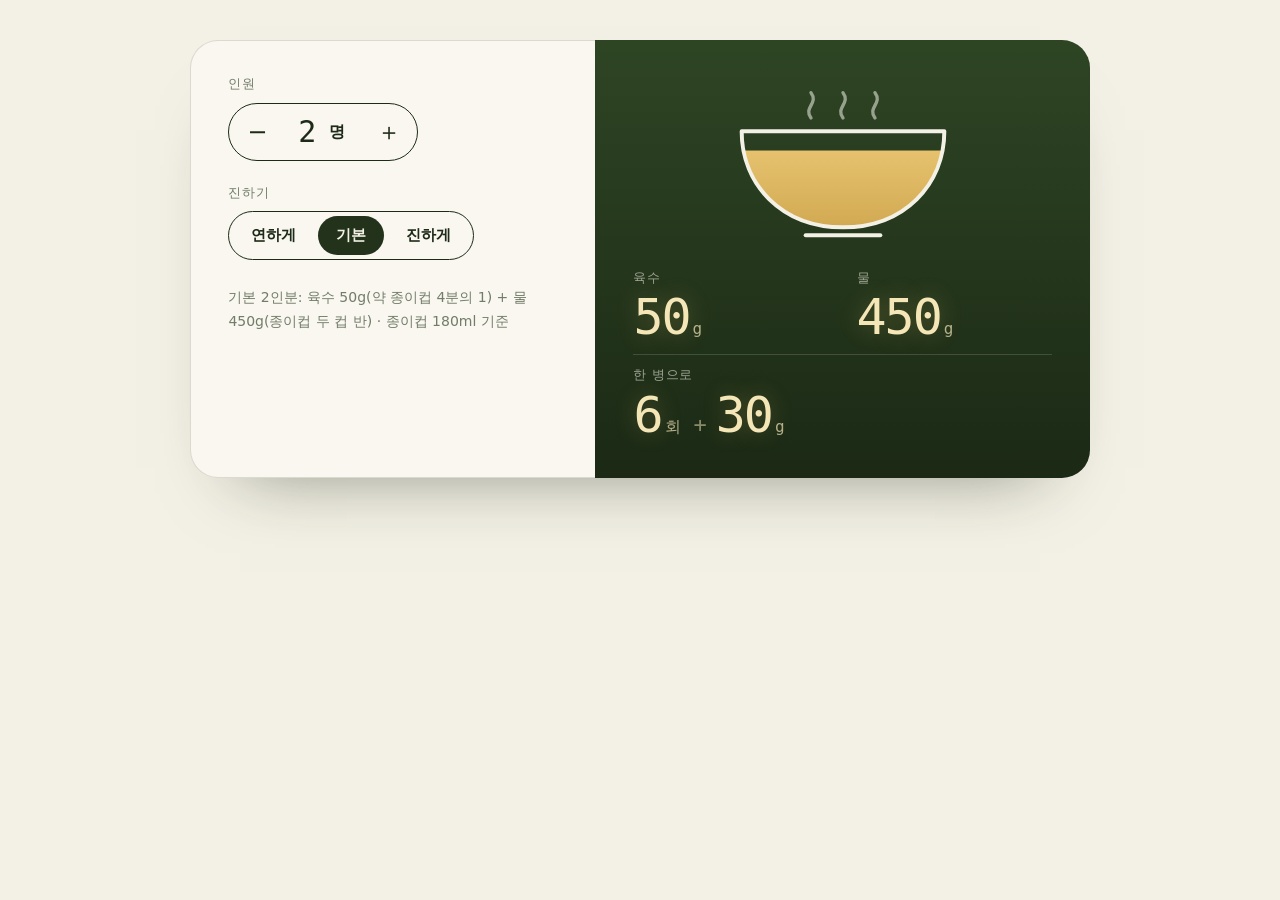
<file: snippets/03-dilution-calculator.html>
<!doctype html>
<html lang="ko">
<head>
<meta charset="utf-8">
<meta name="viewport" content="width=device-width,initial-scale=1">
<meta name="robots" content="noindex">
<title>인원·진하기 계산기 — 복붙용</title>
<style>body{margin:0;background:#F3F0E5;color:#1D2A18;font:16px/1.7 system-ui,-apple-system,"Apple SD Gothic Neo",sans-serif}
.demo-wrap{max-width:940px;margin:0 auto;padding:40px 20px}</style>
</head>
<body>
<div class="demo-wrap">

<!-- ▼ 복사 시작 ─────────────────────────────────────────── -->
<!-- 2인분 기준(육수 50g + 물 450g)의 비율을 곱해 인원별 g을 계산합니다. 진하기는 육수는 그대로, 물만 바꿉니다.
     값을 바꿀 때: 아래 스크립트 맨 위 CONFIG (병 용량 · 1인 육수 g · 1인 물 g · 최대 인원) -->
<div class="s101-calc" id="s101Calc">
  <div class="s101-calc__ctl">
    <div>
      <span class="s101-calc__lbl">인원</span>
      <div class="s101-calc__step" role="group" aria-label="인원">
        <button type="button" data-p="-1" aria-label="인원 줄이기">−</button>
        <output data-out="people" aria-live="polite">2</output><span>명</span>
        <button type="button" data-p="1" aria-label="인원 늘리기">＋</button>
      </div>
    </div>
    <div>
      <span class="s101-calc__lbl">진하기</span>
      <div class="s101-calc__seg" role="radiogroup" aria-label="진하기">
        <button type="button" role="radio" aria-checked="false" data-s="light">연하게</button>
        <button type="button" role="radio" aria-checked="true" data-s="base">기본</button>
        <button type="button" role="radio" aria-checked="false" data-s="rich">진하게</button>
      </div>
    </div>
    <p class="s101-calc__note" data-out="note"></p>
  </div>
  <div class="s101-calc__out" aria-live="polite">
    <svg class="s101-calc__bowl" viewBox="0 0 180 130" aria-hidden="true">
      <defs>
        <clipPath id="s101BowlClip"><path d="M14 40h152c0 40-30 72-76 72S14 80 14 40z"/></clipPath>
        <linearGradient id="s101BowlG" x1="0" y1="0" x2="0" y2="1"><stop offset="0" class="s101-g1"/><stop offset="1" class="s101-g2"/></linearGradient>
      </defs>
      <g clip-path="url(#s101BowlClip)"><rect class="s101-calc__liq" x="0" y="0" width="180" height="130" fill="url(#s101BowlG)"/></g>
      <path class="s101-calc__ln" d="M14 40h152c0 40-30 72-76 72S14 80 14 40z"/><path class="s101-calc__ln" d="M62 118h56"/>
      <path class="s101-calc__st" d="M66 30c-6-8 6-11 0-19M90 30c-6-8 6-11 0-19M114 30c-6-8 6-11 0-19"/>
    </svg>
    <dl class="s101-calc__read">
      <div><dt>육수</dt><dd><b data-out="base">50</b><i>g</i></dd></div>
      <div><dt>물</dt><dd><b data-out="water">450</b><i>g</i></dd></div>
      <div class="w"><dt>한 병으로</dt><dd><b data-out="times">6</b><i>회</i><em>+</em><b data-out="left">30</b><i>g</i></dd></div>
    </dl>
  </div>
</div>
<style>
.s101-calc{--forest:#22321B;--cream:#F3F0E5;--gold:#F5E6B8;display:grid;max-width:900px;margin:0 auto;border-radius:28px;overflow:hidden;background:#F9F7EF;box-shadow:inset 0 0 0 1px rgba(29,42,24,.14),0 40px 70px -50px rgba(29,42,24,.55);font-family:system-ui,-apple-system,"Apple SD Gothic Neo",sans-serif;color:#1D2A18;word-break:keep-all}
@media(min-width:820px){.s101-calc{grid-template-columns:.9fr 1.1fr}}
.s101-calc__ctl{display:grid;gap:26px;align-content:start;padding:clamp(22px,3vw,40px)}
.s101-calc__lbl{display:block;font:500 12.5px/1 ui-monospace,Menlo,monospace;letter-spacing:.06em;color:#727C6A;margin-bottom:12px}
.s101-calc__step{display:inline-flex;align-items:center;border:1.5px solid #1D2A18;border-radius:99px;overflow:hidden}
.s101-calc__step button{width:56px;height:56px;border:0;background:transparent;font:500 24px system-ui,sans-serif;color:#1D2A18;cursor:pointer;transition:background .2s,color .2s}
.s101-calc__step button:hover{background:#1D2A18;color:var(--cream)}
.s101-calc__step output{min-width:44px;text-align:center;font:500 30px/1 ui-monospace,Menlo,monospace}
.s101-calc__step span{padding-right:16px;font-weight:600}
.s101-calc__seg{display:inline-grid;grid-auto-flow:column;gap:4px;padding:4px;border:1.5px solid #1D2A18;border-radius:99px}
.s101-calc__seg button{border:0;background:transparent;padding:12px 18px;border-radius:99px;font:600 15px/1 system-ui,sans-serif;color:#1D2A18;cursor:pointer;transition:background .25s,color .25s}
.s101-calc__seg button[aria-checked=true]{background:var(--forest);color:var(--cream)}
.s101-calc__note{margin:0;font-size:14px;color:#727C6A;line-height:1.7}
.s101-calc__out{display:grid;gap:20px;justify-items:center;align-content:center;padding:clamp(22px,3vw,40px);color:var(--cream);background:linear-gradient(180deg,#2E4524,#1B2915)}
.s101-calc__bowl{width:min(240px,62%);height:auto}
.s101-calc__ln{fill:none;stroke:var(--cream);stroke-width:3;stroke-linecap:round;stroke-linejoin:round}
.s101-calc__st{fill:none;stroke:rgba(243,240,229,.55);stroke-width:2.5;stroke-linecap:round}
.s101-calc__liq{transform:translateY(calc(112px - var(--fill,.8) * 72px));transition:transform .8s cubic-bezier(.22,.8,.2,1)}
.s101-g1{stop-color:#E6C26E}.s101-g2{stop-color:#B98A31}
.s101-calc__out[data-s=light] .s101-g1{stop-color:#F1DEA9}.s101-calc__out[data-s=light] .s101-g2{stop-color:#D7B66A}
.s101-calc__out[data-s=rich] .s101-g1{stop-color:#D7A94A}.s101-calc__out[data-s=rich] .s101-g2{stop-color:#8E631A}
.s101-calc__read{margin:0;display:grid;grid-template-columns:1fr 1fr;gap:12px 28px;width:100%}
.s101-calc__read dt{font:500 12.5px/1 system-ui,sans-serif;letter-spacing:.06em;color:rgba(243,240,229,.6);margin:0 0 8px}
.s101-calc__read dd{margin:0;display:flex;align-items:baseline;gap:3px;color:var(--gold)}
.s101-calc__read b{font:500 clamp(32px,4vw,50px)/1 ui-monospace,Menlo,monospace;letter-spacing:-.04em;text-shadow:0 0 22px rgba(227,188,100,.3)}
.s101-calc__read i{font:400 16px ui-monospace,Menlo,monospace;font-style:normal;opacity:.7;margin-right:4px}
.s101-calc__read em{font:400 22px ui-monospace,Menlo,monospace;font-style:normal;opacity:.5;margin:0 6px}
.s101-calc__read .w{grid-column:1/-1;padding-top:14px;border-top:1px solid rgba(243,240,229,.16)}
@media (prefers-reduced-motion:reduce){.s101-calc__liq{transition:none}}
</style>
<script>
(function () {
  var CONFIG = { bottleG: 330, baseG: 25, water: { light: 250, base: 225, rich: 200 }, maxPeople: 6 };   // 1인당 g
  var FILL = { light: .88, base: .8, rich: .72 },   // 그릇 수위 ∝ 육수+물 합계(연하게 550g : 기본 500g : 진하게 450g)
      NAME = { light: '연하게', base: '기본', rich: '진하게' };
  var CUP = { light: '종이컵 세 컵 가까이', base: '종이컵 두 컵 반', rich: '종이컵 두 컵 남짓' };
  var root = document.getElementById('s101Calc'), st = { people: 2, s: 'base' };
  function out(k, v) { root.querySelector('[data-out="' + k + '"]').textContent = v; }
  function render() {
    var base = CONFIG.baseG * st.people, water = CONFIG.water[st.s] * st.people;
    var times = Math.floor(CONFIG.bottleG / base), left = CONFIG.bottleG - times * base;
    out('people', st.people); out('base', base); out('water', water); out('times', times); out('left', left);
    root.querySelector('.s101-calc__out').setAttribute('data-s', st.s);
    root.querySelector('.s101-calc__liq').style.setProperty('--fill', FILL[st.s]);
    out('note', st.people === 2
      ? NAME[st.s] + ' 2인분: 육수 50g' + (st.s === 'base' ? '(약 종이컵 4분의 1)' : '') + ' + 물 ' + water + 'g(' + CUP[st.s] + ') · 종이컵 180ml 기준'
      : NAME[st.s] + ' ' + st.people + '인분: 육수 ' + base + 'g + 물 ' + water + 'g · 2인분 기준 비율을 곱한 계산값입니다.');
    [].forEach.call(root.querySelectorAll('[data-s]'), function (b) { if (b.hasAttribute('role')) b.setAttribute('aria-checked', b.getAttribute('data-s') === st.s); });
  }
  [].forEach.call(root.querySelectorAll('[data-p]'), function (b) {
    b.addEventListener('click', function () { st.people = Math.min(CONFIG.maxPeople, Math.max(1, st.people + +b.getAttribute('data-p'))); render(); });
  });
  [].forEach.call(root.querySelectorAll('.s101-calc__seg [data-s]'), function (b) {
    b.addEventListener('click', function () { st.s = b.getAttribute('data-s'); render(); });
  });
  render();
})();
</script>
<!-- ▲ 복사 끝 ─────────────────────────────────────────── -->

</div>
</body>
</html>
</file>
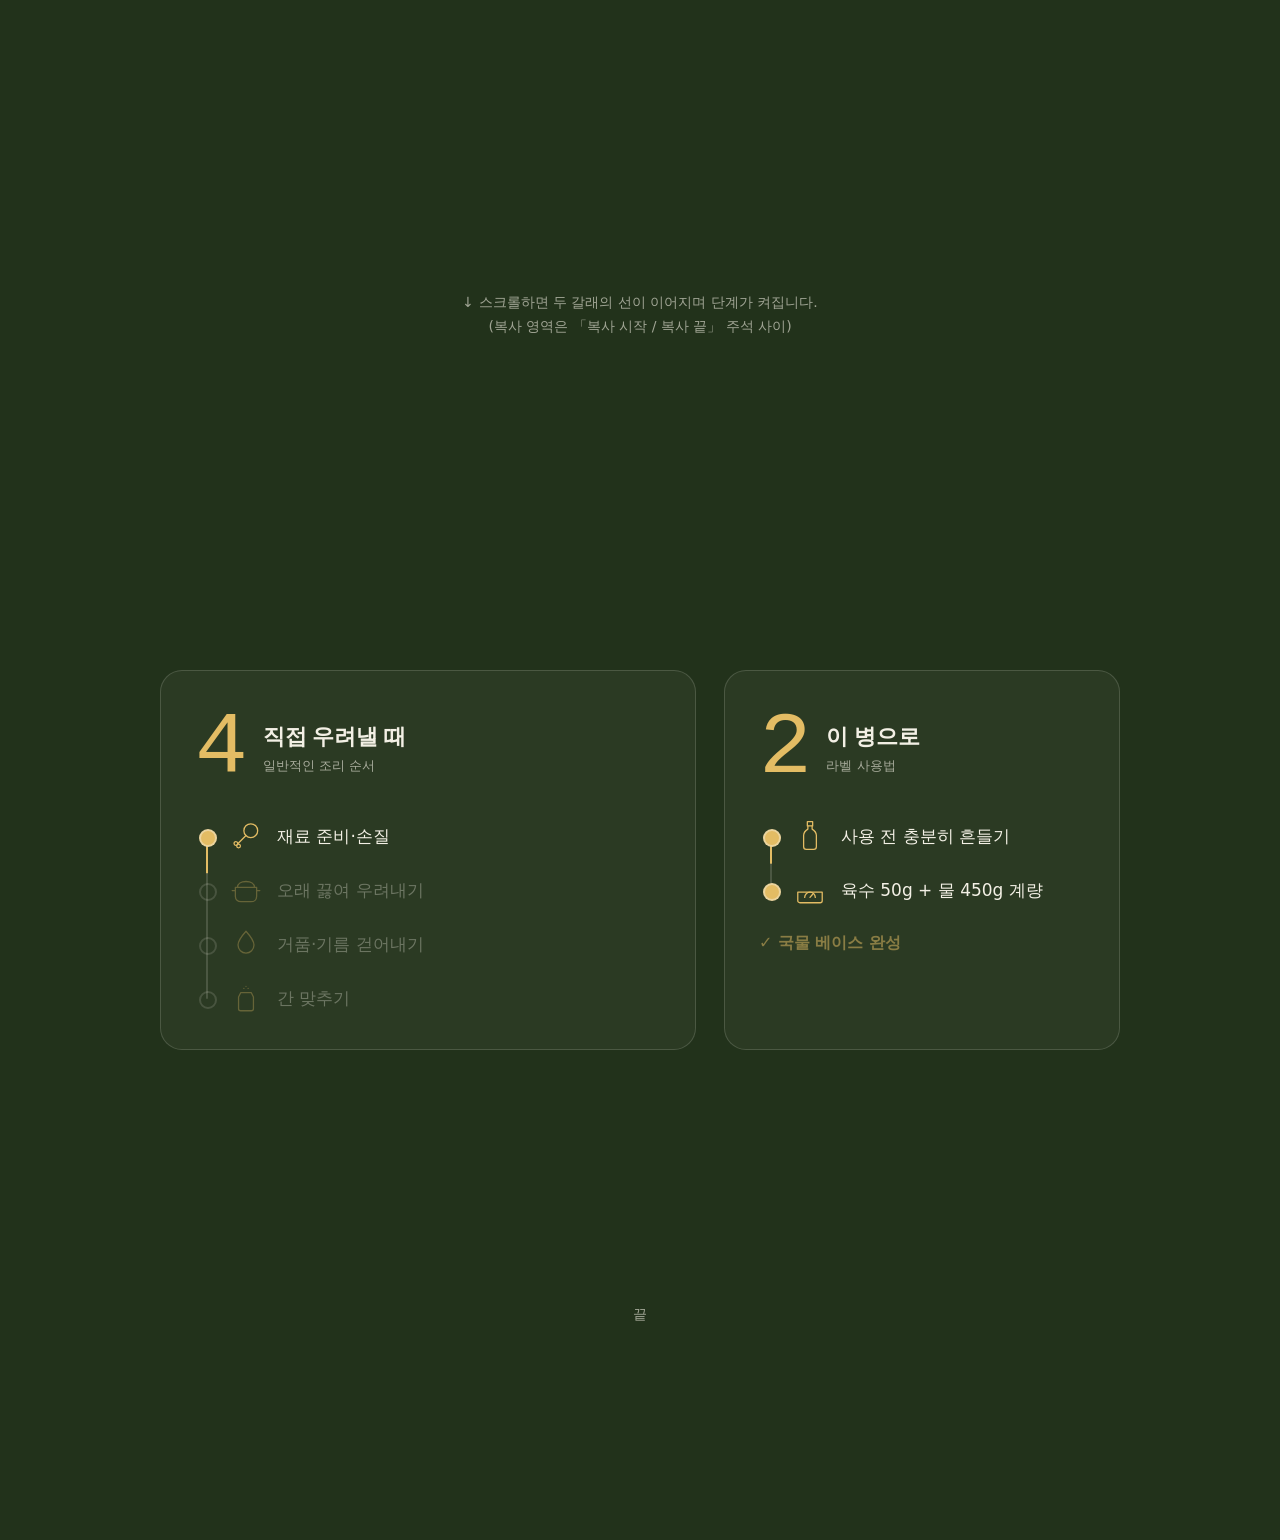
<file: snippets/04-compare-tracks.html>
<!doctype html>
<html lang="ko">
<head>
<meta charset="utf-8">
<meta name="viewport" content="width=device-width,initial-scale=1">
<meta name="robots" content="noindex">
<title>스크롤로 이어지는 비교 인포그래픽 — 복붙용</title>
<style>body{margin:0;background:#22321B;color:#F3F0E5;font:16px/1.7 system-ui,-apple-system,"Apple SD Gothic Neo",sans-serif}
.demo-pad{height:70vh;display:grid;place-items:center;text-align:center;color:rgba(243,240,229,.6);font-size:14px;padding:0 20px}</style>
</head>
<body>
<div class="demo-pad">↓ 스크롤하면 두 갈래의 선이 이어지며 단계가 켜집니다.<br>(복사 영역은 「복사 시작 / 복사 끝」 주석 사이)</div>

<!-- ▼ 복사 시작 ─────────────────────────────────────────── -->
<!-- 단계 수가 다른 두 갈래를 나란히 놓고, 스크롤 진행도(--p 0→1)에 따라 선이 이어지고 단계가 켜진다.
     짧은 갈래는 rate(기본 2.2배)로 먼저 끝난다. 각 <li>의 --s 는 켜지는 시점(0~1). -->
<div class="s101-cmp" id="s101Cmp">
  <article class="s101-track" data-rate="1">
    <header><span class="n">4</span><h3>직접 우려낼 때<small>일반적인 조리 순서</small></h3></header>
    <ol>
      <li style="--s:.06"><svg viewBox="0 0 64 64" aria-hidden="true"><circle cx="41" cy="22" r="13"/><path d="M32 31L17 46"/><circle cx="13" cy="46" r="3.5"/><circle cx="18" cy="51" r="3.5"/></svg><span>재료 준비·손질</span></li>
      <li style="--s:.3"><svg viewBox="0 0 64 64" aria-hidden="true"><path d="M12 27h40v17c0 6-4.5 10-10.5 10h-19C16.5 54 12 50 12 44z"/><path d="M16 27c0-7 7-11 16-11s16 4 16 11"/><path d="M12 33H6M52 33h6"/></svg><span>오래 끓여 우려내기</span></li>
      <li style="--s:.55"><svg viewBox="0 0 64 64" aria-hidden="true"><path d="M32 8c9 10 15 18 15 26a15 15 0 0 1-30 0c0-8 6-16 15-26z"/></svg><span>거품·기름 걷어내기</span></li>
      <li style="--s:.8"><svg viewBox="0 0 64 64" aria-hidden="true"><path d="M22 22h20l4 8v22a4 4 0 0 1-4 4H22a4 4 0 0 1-4-4V30z"/><path d="M28 14h.01M32 10h.01M36 14h.01"/></svg><span>간 맞추기</span></li>
    </ol>
  </article>
  <article class="s101-track" data-rate="2.2">
    <header><span class="n">2</span><h3>이 병으로<small>라벨 사용법</small></h3></header>
    <ol>
      <li style="--s:.06"><svg viewBox="0 0 64 64" aria-hidden="true"><path d="M27 5h10v8H27z"/><path d="M28 13v6c-5 3-8 6-8 12v21a5 5 0 0 0 5 5h14a5 5 0 0 0 5-5V31c0-6-3-9-8-12v-6"/></svg><span>사용 전 충분히 흔들기</span></li>
      <li style="--s:.3"><svg viewBox="0 0 64 64" aria-hidden="true"><path d="M9 36h46v16a4 4 0 0 1-4 4H13a4 4 0 0 1-4-4z"/><path d="M22 46a10 10 0 0 1 20 0"/><path d="M32 46l5-6"/></svg><span>육수 50g + 물 450g 계량</span></li>
    </ol>
    <p class="done">✓ 국물 베이스 완성</p>
  </article>
</div>
<style>
.s101-cmp{display:grid;gap:22px;max-width:960px;margin:0 auto;padding:40px 20px;font-family:system-ui,-apple-system,"Apple SD Gothic Neo",sans-serif;color:#F3F0E5;word-break:keep-all}
@media(min-width:820px){.s101-cmp{grid-template-columns:1.15fr .85fr;gap:28px}}
.s101-track{--p:0;border:1px solid rgba(243,240,229,.16);border-radius:22px;padding:clamp(22px,3vw,34px);background:rgba(243,240,229,.045)}
.s101-track header{display:flex;align-items:center;gap:20px;margin-bottom:26px}
.s101-track .n{font:500 clamp(56px,7vw,88px)/1 ui-monospace,Menlo,monospace;letter-spacing:-.06em;color:#E3BC64}
.s101-track h3{margin:0;font:700 22px/1.3 "Nanum Myeongjo","Noto Serif KR",serif}
.s101-track h3 small{display:block;margin-top:6px;font:400 13px system-ui,sans-serif;color:rgba(243,240,229,.62)}
.s101-track ol{list-style:none;margin:0;padding:0 0 0 34px;position:relative;display:grid;gap:20px}
.s101-track ol::before,.s101-track ol::after{content:"";position:absolute;left:11px;top:16px;bottom:16px;width:2px;border-radius:2px}
.s101-track ol::before{background:rgba(243,240,229,.16)}
.s101-track ol::after{background:#E3BC64;transform-origin:top;transform:scaleY(var(--p))}
.s101-track li{--on:clamp(0,calc((var(--p) - var(--s)) * 6),1);position:relative;display:flex;align-items:center;gap:14px;font-size:17px;font-weight:500;opacity:calc(.32 + var(--on) * .68)}
.s101-track li::before{content:"";position:absolute;left:-30px;top:50%;width:14px;height:14px;margin-top:-7px;border-radius:50%;border:2px solid rgba(243,240,229,.45);background:rgb(227 188 100 / var(--on));z-index:1}
.s101-track li svg{width:34px;height:34px;flex:none;fill:none;stroke:#E3BC64;stroke-width:2.4;stroke-linecap:round;stroke-linejoin:round}
.s101-track .done{margin:22px 0 0;font-weight:700;color:#E3BC64;opacity:var(--p)}
</style>
<script>
(function () {
  var box = document.getElementById('s101Cmp'), tracks = [].slice.call(box.querySelectorAll('.s101-track'));
  var RM = matchMedia('(prefers-reduced-motion:reduce)').matches, cur = RM ? 1 : 0, target = 0, raf = 0;
  function clamp(v) { return Math.min(1, Math.max(0, v)); }
  function set(p) { tracks.forEach(function (t) { t.style.setProperty('--p', clamp(p * +t.getAttribute('data-rate')).toFixed(4)); }); }
  function frame() {
    raf = 0;
    var r = box.getBoundingClientRect(), a = innerHeight * .88, b = innerHeight * .3;
    target = clamp((a - r.top) / (a - b + r.height));
    cur += (target - cur) * .14; if (Math.abs(target - cur) < .0008) cur = target;
    set(cur); if (cur !== target) raf = requestAnimationFrame(frame);
  }
  function kick() { if (!raf) raf = requestAnimationFrame(frame); }
  if (RM) { set(1); return; }
  addEventListener('scroll', kick, { passive: true }); addEventListener('resize', kick); kick();
})();
</script>
<!-- ▲ 복사 끝 ─────────────────────────────────────────── -->

<div class="demo-pad" style="height:50vh">끝</div>
</body>
</html>
</file>
<file: go/coupang/page.css>
:root {
  --paper: #f3f0e5;
  --ink: #22321b;
  --muted: #59624f;
  --olive: #3e5a25;
  --line: #d9dccf;
  font-family: -apple-system, BlinkMacSystemFont, "Apple SD Gothic Neo", "Noto Sans KR", sans-serif;
  color: var(--ink);
  background: var(--paper);
  font-synthesis: none;
  -webkit-text-size-adjust: 100%;
}
* { box-sizing: border-box; }
body { margin: 0; }
a { color: inherit; }
img { display: block; max-width: 100%; }
.page { max-width: 590px; margin: 0 auto; padding: 0 22px; }
header { display: flex; align-items: center; justify-content: space-between; gap: 12px; padding: 25px 0 19px; border-bottom: 1px solid var(--line); }
.brand { display: flex; align-items: center; gap: 7px; color: var(--olive); }
.brand span { font: 700 27px/1 Georgia, "Times New Roman", serif; letter-spacing: -1.2px; }
.brand-caption { font-size: 11px; color: var(--muted); white-space: nowrap; }
.intro { padding: 30px 0 25px; }
h1 { margin: 0 0 13px; font-family: "AppleMyungjo", "Nanum Myeongjo", "Noto Serif KR", serif; font-size: clamp(27px, 6.7vw, 35px); font-weight: 600; line-height: 1.5; letter-spacing: -1.2px; word-break: keep-all; }
.intro p { margin: 0; color: var(--muted); font-size: 14px; line-height: 1.7; word-break: keep-all; }
.mobile-break { display: none; }
.products { display: grid; gap: 12px; scroll-margin-top: 16px; }
.product { display: grid; grid-template-columns: 126px minmax(0, 1fr); align-items: center; overflow: hidden; min-height: 174px; background: #fff; border-radius: 14px; border: 1px solid #e2e4d9; border-left: 5px solid var(--accent); }
.clear { --accent: #9c8452; }
.spicy { --accent: #a94930; }
.pollock { --accent: #9b8c30; }
.product-photo { height: 174px; overflow: hidden; display: flex; align-items: center; justify-content: center; }
.product-photo img { width: 184px; height: 184px; max-width: none; flex-shrink: 0; object-fit: contain; }
.product-content { padding: 17px 20px 17px 0; }
.use { margin: 0 0 7px; font-size: 11px; line-height: 1.5; color: var(--muted); word-break: keep-all; }
h2 { margin: 0; font-size: 22px; font-weight: 700; letter-spacing: -1px; line-height: 1.4; word-break: keep-all; }
.size { color: var(--muted); font-size: 12px; line-height: 1.4; margin: 5px 0 13px; }
.buy { min-height: 44px; display: flex; align-items: center; justify-content: center; gap: 8px; width: 100%; padding: 10px 12px; border-radius: 6px; background: var(--olive); color: white; text-decoration: none; font-size: 13px; font-weight: 600; line-height: 1.4; }
.buy svg { flex-shrink: 0; }
.buy:hover { background: #2d441a; }
.buy:active { background: #22321b; }
a:focus-visible { outline: 3px solid #a94930; outline-offset: 4px; }
.purchase-note { color: var(--muted); text-align: center; font-size: 12px; line-height: 1.8; margin: 25px 0 24px; word-break: keep-all; }
footer { border-top: 1px solid var(--line); padding: 18px 0 max(23px, env(safe-area-inset-bottom)); display: flex; justify-content: space-between; color: var(--muted); font-size: 11px; line-height: 1.5; }
.skip { position: absolute; left: 12px; top: -100px; background: var(--ink); color: #fff; padding: 12px; z-index: 2; }
.skip:focus { top: 12px; }
@media (min-width: 700px) {
  .page { margin-top: 24px; padding: 0 32px; }
  header { padding-top: 24px; }
  .intro { padding-top: 35px; }
}
@media (max-width: 380px) {
  .page { padding: 0 16px; }
  .brand-caption { font-size: 10px; }
  .brand span { font-size: 24px; }
  .brand svg { width: 26px; }
  .product { grid-template-columns: 98px minmax(0, 1fr); }
  .product-content { padding-right: 13px; }
  h2 { font-size: 20px; }
  .use { font-size: 10px; }
  .buy { font-size: 12px; padding-inline: 8px; gap: 5px; }
  .mobile-break { display: initial; }
}
@media (prefers-reduced-motion: reduce) {
  *, *::before, *::after { scroll-behavior: auto !important; }
}
</file>
<file: css/style.css>
/* ─────────────────────────────────────────────────────────
   소스101 닭한마리육수 — 설득형 상세페이지
   방향: 기존 승인 톤(크림 #EBE8DC · 올리브 #658C3F · 명조) 유지 + 종이 결·아치 무대·주방 저울 어법
   서명 요소: 병 옆 330g 눈금(50g × 6 + 30g) · 저울 표시창 · 스크롤에 채워지는 냄비
   ───────────────────────────────────────────────────────── */
@property --p{syntax:"<number>";inherits:true;initial-value:0}

:root{
  --paper:#F3F0E5;      /* 쌀종이 — 라벨 밝은 배경 #EBE8DC 를 질감 위에서 같은 밝기로 */
  --paper-2:#E9E5D3;    /* 깊은 종이(띠 배경) */
  --card:#F9F7EF;
  --ink:#1D2A18;        /* 숲먹 */
  --ink-2:#4A5642;
  --ink-3:#5E6856;      /* 보조 글자 — 종이 위 대비 5:1 이상 */
  --olive:#658C3F;      /* 라벨 진한 초록 #658C3F */
  --olive-deep:#3E5A25;
  --forest:#22321B;
  --forest-2:#2D4424;
  --gold:#C99A3E;       /* 육수 금 — 일러스트·숫자 강조에만 */
  --gold-2:#E3BC64;
  --cream:#F3F0E5;
  --line:rgba(29,42,24,.14);
  --line-2:rgba(29,42,24,.08);
  --serif:"Nanum Myeongjo","Noto Serif KR","Apple SD Gothic Neo",serif;
  --sans:"Pretendard Variable",Pretendard,-apple-system,BlinkMacSystemFont,"Apple SD Gothic Neo","Noto Sans KR",system-ui,sans-serif;
  --mono:"DM Mono",ui-monospace,"SF Mono",Menlo,monospace;
  --latin:"Playfair Display",Georgia,serif;
  --ease:cubic-bezier(.22,.8,.2,1);
  --wrap:1180px;
  --gut:clamp(20px,4vw,40px);
  --sec:clamp(84px,11vw,152px);
  --r:22px;
}

*{box-sizing:border-box}
html{scroll-behavior:smooth;-webkit-text-size-adjust:100%;scroll-padding-top:76px}
body{margin:0;background:var(--paper) url(../assets/img/grain.png);color:var(--ink);
  font:400 17px/1.75 var(--sans);letter-spacing:-.012em;-webkit-font-smoothing:antialiased;
  text-rendering:optimizeLegibility;word-break:keep-all;overflow-wrap:break-word;overflow-x:clip}
img,video,svg{max-width:100%}
a{color:inherit}
h1,h2,h3,p,figure,dl,dd,ul,ol{margin:0}
.mono{font-family:var(--mono);font-feature-settings:"tnum" 1,"zero" 0}
.skip{position:absolute;left:12px;top:-60px;z-index:100;background:var(--forest);color:#fff;padding:10px 16px;border-radius:10px;transition:top .2s}
.skip:focus{top:12px}
:focus-visible{outline:3px solid var(--olive);outline-offset:3px;border-radius:8px}
.wrap{width:min(var(--wrap),100% - 2*var(--gut));margin-inline:auto}

/* 아이콘 · 선 그리기 ─ --p(0→1)를 SVG 안 .d 요소가 이어받는다 */
[hidden]{display:none!important}
:where(i[data-i]){display:inline-block;width:1.4em;height:1.4em;line-height:0;flex:none}
.ico{width:100%;height:100%;display:block;overflow:visible}
.ico .d{stroke-dasharray:1;stroke-dashoffset:calc(1 - clamp(0,(var(--p,0) - var(--s,0)) / var(--w,.6),1))}
.ico-static,.node .ico,.menu i{--p:1}
[data-draw]{transition:--p 1.25s var(--ease)}
[data-draw].is-in{--p:1}
[data-track],.story__svg{transition:none}

/* 등장 */
.js .rv{opacity:0;transform:translateY(22px);transition:opacity .9s var(--ease),transform .9s var(--ease);transition-delay:var(--rd,0s)}
.js .rv.is-in{opacity:1;transform:none}

/* 버튼 */
.btn{display:inline-flex;align-items:center;justify-content:center;gap:10px;min-height:48px;padding:0 24px;border-radius:999px;
  font:600 16px/1 var(--sans);letter-spacing:-.01em;text-decoration:none;border:1.5px solid transparent;cursor:pointer;
  transition:transform .25s var(--ease),background .25s,color .25s,box-shadow .25s,border-color .25s}
.btn i{width:20px;height:20px}
.btn--sm{min-height:40px;padding:0 18px;font-size:14.5px}
.btn--lg{min-height:58px;padding:0 30px;font-size:17px}
.btn--solid{background:var(--forest);color:var(--cream);box-shadow:0 12px 26px -14px rgba(34,50,27,.8),inset 0 1px 0 rgba(255,255,255,.14)}
.btn--solid:hover{background:var(--forest-2);transform:translateY(-2px);box-shadow:0 18px 32px -14px rgba(34,50,27,.85),inset 0 1px 0 rgba(255,255,255,.18)}
.btn--line{border-color:var(--ink);color:var(--ink);background:transparent}
.btn--line:hover{background:var(--ink);color:var(--cream)}
.btn--cream{background:var(--cream);color:var(--forest);box-shadow:0 14px 30px -14px rgba(0,0,0,.6)}
.btn--cream:hover{background:#fff;transform:translateY(-2px)}

/* ── 상단 바 ── */
.bar{position:fixed;inset:0 0 auto 0;z-index:50;height:64px;transition:background .3s,box-shadow .3s}
.bar.is-solid{background:rgba(243,240,229,.9);-webkit-backdrop-filter:saturate(1.4) blur(14px);backdrop-filter:saturate(1.4) blur(14px);box-shadow:0 1px 0 var(--line)}
.bar__in{height:100%;display:flex;align-items:center;gap:12px}
.brand{display:block;line-height:0}
.brand img{height:24px;width:auto}
.bar__nav{margin-left:auto;display:none;gap:28px;font-size:14.5px;font-weight:500}
.bar__nav a{color:var(--ink-2);text-decoration:none;padding:6px 0;white-space:nowrap}
.bar__nav a:hover{color:var(--ink)}
/* 언어 전환 — 구매하기 옆 */
.lang{display:inline-flex;align-items:center;gap:2px;margin-left:auto;padding:3px;border-radius:99px;border:1px solid var(--line);background:rgba(255,255,255,.5)}
.lang__btn{min-width:34px;height:30px;padding:0 8px;border:0;border-radius:99px;background:transparent;color:var(--ink-2);font:500 12px/1 var(--mono);letter-spacing:.05em;cursor:pointer;transition:background .2s,color .2s}
.lang__btn:hover{color:var(--ink)}
.lang__btn[aria-pressed=true]{background:var(--forest);color:var(--cream)}
@media(min-width:960px){.bar__in{gap:22px}.bar__nav{display:flex}.lang{margin-left:0}}

/* ── 히어로 ── */
.hero{position:relative;padding:64px 0 clamp(64px,8vw,110px);overflow:clip}
.hero::before{content:"";position:absolute;right:-18%;top:-16%;width:min(920px,86vw);aspect-ratio:1;border-radius:50%;
  background:radial-gradient(closest-side,rgba(255,253,243,.95),rgba(255,253,243,0));pointer-events:none}
.hero__grid{position:relative;display:grid;gap:clamp(40px,6vw,72px);align-items:center}
@media(min-width:960px){.hero__grid{grid-template-columns:minmax(0,1.08fr) minmax(0,.92fr)}}
/* 상단 배너 — 스토어 홈 배너(모바일 5:4 · PC 24:5). 모바일은 상단 바 아래 가로 꽉, PC는 둥근 카드 */
.topbanner{position:relative;margin:0 0 clamp(28px,6vw,68px);background:var(--paper-2);box-shadow:0 1px 0 var(--line-2)}
.topbanner picture{display:block}
.topbanner img{display:block;width:100%;height:auto;aspect-ratio:5/4;object-fit:cover}
@media(min-width:900px){
  .topbanner{width:min(var(--wrap),100% - 2*var(--gut));margin:12px auto 36px;border-radius:var(--r);overflow:hidden;
    box-shadow:0 0 0 1px var(--line-2),0 30px 56px -34px rgba(29,42,24,.45)}
  .topbanner img{aspect-ratio:24/5}
}
.kicker{font:italic 500 18px/1 var(--latin);color:var(--olive-deep);margin-bottom:22px;letter-spacing:.01em}
.kicker span{font-style:italic}
.hero__title{font:800 clamp(60px,15.2vw,100px)/1.03 var(--serif);letter-spacing:-.05em;margin-bottom:30px}
@media(min-width:960px){.hero__title{font-size:clamp(64px,7.8vw,104px)}}
.hero__title .ln{display:block;overflow:hidden;padding:0 0 .2em;margin-bottom:-.2em}
.hero__title .ln>span{display:inline-block;position:relative;transform:translateY(112%);animation:rise 1.15s var(--ease) .12s forwards}
.hero__title .ln:nth-child(2)>span{animation-delay:.3s;color:var(--olive-deep)}
@keyframes rise{to{transform:none}}
.hero__under{position:absolute;left:2%;bottom:-.03em;width:96%;height:.16em;overflow:visible;fill:none;stroke:var(--gold);stroke-width:6;stroke-linecap:round;vector-effect:non-scaling-stroke}
.hero__under path{stroke-dasharray:1;stroke-dashoffset:1;vector-effect:non-scaling-stroke;animation:draw 1.3s var(--ease) 1s forwards}
@keyframes draw{to{stroke-dashoffset:0}}
.hero__lede{font-size:clamp(18px,1.9vw,23px);line-height:1.8;margin-bottom:32px;max-width:26em;color:var(--ink)}
.hero__lede b.mono{font-weight:500;background:rgba(201,154,62,.24);padding:0 .28em;border-radius:6px}
.cta-row{display:flex;flex-wrap:wrap;gap:12px}
.assure{position:relative;margin-top:18px;padding-left:28px;font-size:14.5px;line-height:1.6;color:var(--ink-2)}
.assure i{position:absolute;left:0;top:.1em;width:20px;height:20px;color:var(--olive-deep)}
.assure a{color:var(--olive-deep);font-weight:600;text-underline-offset:3px}
.chips{list-style:none;padding:0;display:flex;flex-wrap:wrap;gap:8px;margin-top:30px}
.chips li{display:inline-flex;align-items:center;gap:8px;padding:9px 14px 9px 11px;border-radius:99px;border:1px solid var(--line);
  background:rgba(255,255,255,.42);font-size:14px;font-weight:500;color:var(--ink-2)}
.chips i{width:18px;height:18px;color:var(--olive-deep)}

.hero__stage{position:relative;justify-self:center;width:min(100%,520px)}
.bignum{position:absolute;left:50%;top:9%;transform:translateX(-52%);z-index:0;font:italic 500 580px/1 var(--latin);font:italic 500 112cqw/1 var(--latin);color:transparent;
  -webkit-text-stroke:1.5px rgba(101,140,63,.36);pointer-events:none;user-select:none}
.arch{position:relative;z-index:1;aspect-ratio:4/5.5;border-radius:999px 999px 26px 26px;overflow:hidden;container-type:inline-size;
  background:radial-gradient(80% 50% at 50% 24%,#FFFDF3 0%,rgba(255,253,243,0) 72%),linear-gradient(180deg,#EDE7D3 0%,#DBD2B7 100%);
  box-shadow:inset 0 0 0 1px rgba(29,42,24,.1),inset 0 -90px 90px -70px rgba(80,64,20,.32),0 56px 90px -52px rgba(29,42,24,.6),0 2px 0 rgba(255,255,255,.6)}
.arch__grain{position:absolute;inset:0;background:url(../assets/img/grain.png);opacity:.9;pointer-events:none}
.plinth{position:absolute;left:50%;bottom:7%;width:76%;height:9.5%;transform:translateX(-50%);border-radius:50%;
  background:radial-gradient(ellipse at 50% 28%,#FBF8EC 0%,#E7E0CA 60%,#CDC4A6 100%);
  box-shadow:0 28px 30px -14px rgba(60,48,12,.45),inset 0 3px 0 rgba(255,255,255,.8),inset 0 -8px 12px rgba(90,74,30,.2)}
.turntable{position:absolute;left:50%;bottom:calc(7% + 4.3%);height:74%;aspect-ratio:344/1082;transform:translateX(-50%);
  cursor:grab;touch-action:pan-y;z-index:2;-webkit-tap-highlight-color:transparent}
.turntable:active{cursor:grabbing}
.turntable::before{content:"";position:absolute;left:50%;bottom:-1.5%;width:132%;height:6.5%;transform:translateX(-50%);
  background:radial-gradient(closest-side,rgba(40,30,8,.5),rgba(40,30,8,0));filter:blur(3px);z-index:-1}
.turntable img,.turntable canvas{position:absolute;inset:0;width:100%;height:100%;display:block;user-select:none;-webkit-user-drag:none}
.turntable canvas{opacity:0}
.turntable.is-live canvas{opacity:1}
.turntable.is-live img{opacity:0}

.ruler{position:absolute;left:5%;bottom:14.4%;height:48.2%;width:27%;z-index:3;pointer-events:none;color:var(--olive-deep)}
.ruler__spine{position:absolute;left:0;top:0;bottom:0;width:1.5px;background:currentColor;opacity:.8;transform-origin:bottom;transform:scaleY(0);transition:transform 1.1s var(--ease) .35s}
.tick{position:absolute;left:0;right:0;bottom:calc(var(--y) * 100%);height:0;transform:scaleX(0);transform-origin:left;
  transition:transform .8s var(--ease);transition-delay:calc(.6s + var(--i) * .1s)}
.tick::before{content:"";position:absolute;left:0;top:-.75px;width:100%;height:1.5px;background:currentColor;opacity:.8}
.tick em{position:absolute;left:6px;bottom:6px;font:500 10.5px/1 var(--mono);font-style:normal;letter-spacing:.02em;white-space:nowrap}
.hero.is-ready .tick,.hero.is-ready .ruler__spine{transform:none}
.ruler__cap{position:absolute;left:0;top:-52px;font:500 11px/1 var(--mono);white-space:nowrap;background:var(--paper);padding:6px 10px;border-radius:99px;
  box-shadow:0 0 0 1px var(--line);opacity:0;transition:opacity .8s var(--ease) 1.5s}
.hero.is-ready .ruler__cap{opacity:1}
.badge360{position:absolute;right:8%;bottom:4.2%;z-index:3;display:inline-flex;align-items:center;gap:6px;padding:7px 12px 7px 9px;border-radius:99px;
  background:var(--forest);color:var(--cream);font:500 12px var(--mono);letter-spacing:.04em;box-shadow:0 10px 20px -10px rgba(20,32,14,.7)}
.badge360 i{width:16px;height:16px;color:var(--gold-2)}
.stage-hint{text-align:center;margin-top:20px;font:500 13px/1.4 var(--mono);color:var(--ink-3);letter-spacing:.02em;position:relative;z-index:1}

/* ── 저울 표시창 ── */
.scalebar{position:relative;z-index:2;margin-top:-8px;padding-bottom:0}
.scale{display:grid;grid-template-columns:repeat(2,1fr);overflow:hidden;border-radius:24px;color:var(--cream);
  background:linear-gradient(180deg,#2E4524,#1B2915);
  box-shadow:inset 0 1px 0 rgba(255,255,255,.1),inset 0 -3px 0 rgba(0,0,0,.35),0 34px 64px -36px rgba(20,32,14,.85)}
@media(min-width:900px){.scale{grid-template-columns:repeat(4,1fr)}}
.scale__cell{position:relative;padding:clamp(22px,3vw,34px) clamp(18px,2.4vw,30px)}
.scale__cell::before{content:"";position:absolute;left:0;top:20%;bottom:20%;width:1px;background:rgba(243,240,229,.16)}
.scale__cell:nth-child(odd)::before{display:none}
@media(min-width:900px){.scale__cell:nth-child(odd)::before{display:block}.scale__cell:first-child::before{display:none}}
.scale dt{font:500 12.5px/1 var(--sans);letter-spacing:.06em;color:rgba(243,240,229,.6);margin-bottom:16px}
.scale dd{display:flex;flex-wrap:wrap;align-items:baseline;gap:2px 4px;color:#F5E6B8}
.scale dd b{font:500 clamp(32px,4.2vw,54px)/1 var(--mono);letter-spacing:-.04em;text-shadow:0 0 24px rgba(227,188,100,.3)}
.scale dd i{font:400 15px var(--mono);font-style:normal;opacity:.75;margin-right:6px}
.scale dd em{font:400 22px var(--mono);font-style:normal;opacity:.5;margin:0 4px}
.scale small{display:block;margin-top:14px;font-size:13px;color:rgba(243,240,229,.55)}

/* ── 공통 섹션 ── */
.sec{position:relative;padding:var(--sec) 0}
.sec--tone{background:var(--paper-2) url(../assets/img/grain.png)}
.sec--deep{color:var(--cream);background:radial-gradient(120% 90% at 82% 0%,#31492A 0%,var(--forest) 58%)}
.eyebrow{display:flex;align-items:center;gap:12px;font:500 13.5px/1 var(--mono);letter-spacing:.08em;color:var(--olive-deep);margin-bottom:24px}
.eyebrow::before{content:"";width:28px;height:1px;background:currentColor;opacity:.7}
.eyebrow--light{color:var(--gold-2)}
.h2{font:800 clamp(34px,5vw,64px)/1.18 var(--serif);letter-spacing:-.045em;margin-bottom:26px}
.h2 em{font-style:normal;color:var(--olive-deep);box-shadow:inset 0 -.3em 0 rgba(201,154,62,.3)}
.sec--deep .h2 em{color:var(--gold-2);box-shadow:none}
.lead{font-size:clamp(17px,1.5vw,20px);line-height:1.85;color:var(--ink-2);max-width:40em;margin-bottom:20px}
.sec--deep .lead,.sec--deep p{color:rgba(243,240,229,.84)}
figcaption{font:400 12.5px/1.5 var(--sans);color:var(--ink-3)}

/* ── 재료는 있는데 ── */
.why__grid{display:grid;gap:clamp(36px,6vw,80px);align-items:center}
@media(min-width:900px){.why__grid{grid-template-columns:minmax(0,1fr) minmax(0,1fr)}}
.why__copy p+p{margin-top:0}
.why__photo{position:relative}
.why__photo img{display:block;width:100%;height:auto;aspect-ratio:4/4.7;object-fit:cover;border-radius:999px 999px 22px 22px;
  box-shadow:0 44px 70px -42px rgba(29,42,24,.65)}
.why__photo figcaption{margin-top:12px;text-align:center}

/* ── 비교 ── */
.cmp__cols{display:grid;gap:22px;margin:clamp(34px,5vw,56px) 0 30px}
@media(min-width:820px){.cmp__cols{grid-template-columns:1.15fr .85fr;gap:28px}}
.track{border:1px solid rgba(243,240,229,.16);border-radius:var(--r);padding:clamp(24px,3vw,36px);background:rgba(243,240,229,.045)}
.track header{display:flex;align-items:center;gap:20px;margin-bottom:28px}
.track__n{font:500 clamp(58px,7vw,92px)/1 var(--mono);letter-spacing:-.06em;color:var(--gold-2)}
.track h3{font:700 22px/1.3 var(--serif);color:var(--cream)}
.track h3 small{display:block;margin-top:6px;font:400 13px var(--sans);color:rgba(243,240,229,.62)}
.track ol{list-style:none;padding:0 0 0 34px;position:relative;display:grid;gap:20px}
.track ol::before,.track ol::after{content:"";position:absolute;left:11px;top:16px;bottom:16px;width:2px;border-radius:2px}
.track ol::before{background:rgba(243,240,229,.16)}
.track ol::after{background:var(--gold-2);transform-origin:top;transform:scaleY(var(--p,0))}
.node{--on:clamp(0,calc((var(--p,0) - var(--s,0)) * 6),1);position:relative;display:flex;align-items:center;gap:14px;font-size:17px;font-weight:500;
  opacity:calc(.32 + var(--on) * .68)}
.node::before{content:"";position:absolute;left:-30px;top:50%;width:14px;height:14px;margin-top:-7px;border-radius:50%;
  border:2px solid rgba(243,240,229,.45);background:rgb(227 188 100 / var(--on));z-index:1}
.node i{width:34px;height:34px;color:var(--gold-2)}
.track__done{margin-top:22px;display:flex;align-items:center;gap:10px;font-weight:700;color:var(--gold-2)!important;opacity:calc(var(--p,0))}
.track__done i{width:24px;height:24px}
.track--long{--fillmax:1}
.cmp__shared{max-width:44em;font-size:16px;color:rgba(243,240,229,.72)!important}

/* ── 궁금한 점(레저) ── */
.ledger{margin-top:clamp(36px,5vw,64px);border-top:1px solid var(--line)}
.row{display:grid;grid-template-columns:56px minmax(0,1fr);gap:10px 22px;padding:clamp(28px,3.4vw,42px) 0;border-bottom:1px solid var(--line);align-items:start}
.row__ico{width:52px;height:52px;color:var(--olive-deep)}
.row__q{grid-column:2;font:700 clamp(22px,2.3vw,30px)/1.4 var(--serif);letter-spacing:-.04em}
.row__a{grid-column:2}
@media(min-width:900px){
  .row{grid-template-columns:64px minmax(0,.9fr) minmax(0,1.1fr);gap:28px 48px}
  .row__a{grid-column:3}
}
.row__a strong{display:block;font-size:19px;margin-bottom:8px;color:var(--olive-deep)}
.row__a p{color:var(--ink-2);margin-bottom:14px}
.tag{display:inline-block;font:500 13px/1 var(--sans);padding:8px 12px;border-radius:99px;background:rgba(101,140,63,.14);color:var(--olive-deep)}
.tag.mono{font-family:var(--mono);font-size:12.5px}

/* ── 사용법 (스크롤에 채워지는 냄비) ── */
.story{position:relative;padding:var(--sec) 0 calc(var(--sec) * .5);background:linear-gradient(180deg,var(--paper),var(--paper-2))}
.story__grid{display:grid;gap:0 clamp(28px,5vw,72px);margin-top:clamp(28px,4vw,52px)}
@media(min-width:900px){.story__grid{grid-template-columns:minmax(0,1.05fr) minmax(0,.95fr);align-items:start}}
.story__stick{position:sticky;top:78px;align-self:start;z-index:2}
.story__panel{position:relative;aspect-ratio:1.06;border-radius:34px;overflow:hidden;
  background:radial-gradient(90% 60% at 50% 18%,#FFFDF3,rgba(255,253,243,0) 70%),linear-gradient(180deg,#EDE7D3,#DBD2B7);
  box-shadow:inset 0 0 0 1px rgba(29,42,24,.1),0 44px 80px -48px rgba(29,42,24,.6)}
.story__svg{position:absolute;left:4%;top:3%;width:92%;height:86%;overflow:visible}
.story__panel{--lv:0;--fillr:0;--tap:0;--pour:0;--pend:0;--pourOn:0;--splash:0;--cloud:0;--mixo:0;--shk:0;--shkA:0;--bmix:0;--ro:0;--rob:0;--rofrac:0;--roflash:0;--fire:0;--boil:0;--steam:0;--bsw:1.3}
.story__glow{position:absolute;inset:0;background:radial-gradient(74% 60% at 50% 86%,rgba(244,190,92,.6),rgba(244,190,92,0) 72%);opacity:calc(var(--fire) * .95);pointer-events:none}
.story__dots{position:absolute;left:20px;top:18px;z-index:3;display:flex;gap:6px}
.story__dots i{width:8px;height:8px;border-radius:99px;background:rgba(29,42,24,.2);transition:width .5s var(--ease),background .4s}
.story[data-active="0"] .story__dots i:nth-child(1),.story[data-active="1"] .story__dots i:nth-child(2),.story[data-active="2"] .story__dots i:nth-child(3){width:28px;background:var(--olive-deep)}
.story[data-active="1"] .story__dots i:nth-child(1),.story[data-active="2"] .story__dots i:nth-child(-n+2){background:var(--olive)}
.story__cap{position:absolute;left:0;right:0;bottom:5%;height:16px;text-align:center;font:500 14px/16px var(--mono);color:var(--olive-deep)}
.story__cap span{position:absolute;left:0;right:0;opacity:0;transform:translateY(7px);transition:opacity .45s,transform .55s var(--ease)}
.story[data-active="0"] [data-cap="0"],.story[data-active="1"] [data-cap="1"],.story[data-active="2"] [data-cap="2"]{opacity:1;transform:none}
.story__steps{list-style:none;padding:0}
.step{min-height:78vh;display:flex;flex-direction:column;justify-content:center;padding:24px 0;opacity:.3;transition:opacity .5s}
.step.is-active{opacity:1}
.step.is-active .step__n{background:var(--olive-deep);color:var(--cream);transform:scale(1.12)}
.step__n{display:grid;place-items:center;width:38px;height:38px;border-radius:50%;border:1.5px solid var(--olive-deep);color:var(--olive-deep);font:500 15px var(--mono);margin-bottom:22px;transition:background .45s,color .45s,transform .55s var(--ease)}
.step h3{font:800 clamp(26px,3vw,40px)/1.28 var(--serif);letter-spacing:-.045em;margin-bottom:16px}
.step p{color:var(--ink-2);margin-bottom:16px;max-width:30em}
.step__link{align-self:flex-start;font-weight:600;color:var(--olive-deep);text-decoration:none;border-bottom:1.5px solid currentColor}
@media(max-width:899px){
  .story__stick{top:66px;margin-bottom:6px}
  .story__panel{aspect-ratio:1.32}
  .story__svg{height:82%;top:2%}
  .step{min-height:62vh;justify-content:flex-start;padding-top:12vh}
}

/* ── 냄비 스토리 그림 ─ 값은 js/main.js 가 .story__panel 의 변수(--lv 수면 · --tap 수도 · --pour 붓기 · --shk 흔들림 · --fire 불 …)로 넣는다 ── */
.s-shadow{fill:rgba(40,30,8,.2)}
.s-glow{opacity:calc(var(--fire) * .95)}
.gw1{stop-color:#D6EEE9}.gw2{stop-color:#8FC8C4}
.gs1{stop-color:#EECD74}.gs2{stop-color:#BE8E2E}
.gc1{stop-color:#D89C2C;stop-opacity:.96}.gc2{stop-color:#E4B550;stop-opacity:.62}.gc3{stop-color:#E4B550;stop-opacity:0}
.gg1{stop-color:#F6C868;stop-opacity:.8}.gg2{stop-color:#F6C868;stop-opacity:0}
.gf1{stop-color:#E4702A}.gf2{stop-color:#FAD86C}

.burner rect{fill:var(--ink)}
.burner path{fill:none;stroke:var(--ink);stroke-width:4;stroke-linecap:round}
.flames{opacity:var(--fire)}
.fl path{fill:url(#gFlame)}
.fl .fl-in{fill:#FFEBA6;opacity:.9}
.fl{transform-origin:var(--fx) 370px;transform:scaleY(calc(.15 + var(--fire) * .85))}
.fl-f{transform-origin:var(--fx) 370px;animation:flick .52s ease-in-out infinite alternate}
.fl--2 .fl-f{animation-duration:.43s;animation-delay:-.12s}.fl--3 .fl-f{animation-duration:.61s;animation-delay:-.27s}.fl--4 .fl-f{animation-duration:.47s;animation-delay:-.4s}
@keyframes flick{from{transform:scale(1,.86)}to{transform:scale(1,1.14)}}

.pot-glass{fill:rgba(255,253,243,.4)}
.surf{transform:translateY(calc(348px - var(--lv) * 172px));will-change:transform}
.wv{animation:wave 5s linear infinite}
@keyframes wave{to{transform:translateX(180px)}}
.crest{fill:none;stroke:rgba(255,255,255,.75);stroke-width:2.4;stroke-linecap:round}
.crest--b{stroke:rgba(255,247,208,.9)}
.cloud{transform-origin:294px 14px;transform:scale(var(--cloud))}
.bro{opacity:var(--mixo)}
.veil{opacity:calc(var(--mixo) * .4)}

.ing{transform-origin:0 0;opacity:0}
.meat{fill:#F4E2BE;stroke:var(--ink);stroke-width:2.7;stroke-linejoin:round}
.bone-o{fill:none;stroke:var(--ink);stroke-width:10;stroke-linecap:round}
.bone-i{fill:none;stroke:#FFF8E6;stroke-width:5.6;stroke-linecap:round}
.knob{fill:#FFF8E6;stroke:var(--ink);stroke-width:2.5}
.spud{fill:#F1DE9F;stroke:var(--ink);stroke-width:2.7;stroke-linejoin:round}
.eye{fill:none;stroke:#8B6C35;stroke-width:3.2;stroke-linecap:round}
.leaf{fill:none;stroke:#5B8B31;stroke-width:6.5;stroke-linecap:round}
.leaf--b{stroke:#8DBB55;stroke-width:4.6}
.ring{fill:#EEF4D0;stroke:#5B8B31;stroke-width:2.7}
.hl{fill:none;stroke:rgba(255,255,255,.75);stroke-width:2.4;stroke-linecap:round}
.bob{transform-box:fill-box;transform-origin:center;animation:bob 3.4s ease-in-out infinite}
.bob--2{animation-duration:4.1s;animation-delay:-1.1s}.bob--3{animation-duration:3s;animation-delay:-.6s}
@keyframes bob{50%{transform:translateY(3px) rotate(3deg)}}

.bubs{opacity:var(--boil)}
.bub{fill:rgba(255,255,255,.16);stroke:rgba(255,251,236,.95);stroke-width:2;transform-box:fill-box;transform-origin:center;animation:bubble var(--d) ease-in var(--t) infinite}
@keyframes bubble{0%{transform:translateY(0) scale(.55);opacity:0}15%{opacity:.95}100%{transform:translateY(-92px) scale(1.15);opacity:0}}

.pot-line path{fill:none;stroke:var(--ink);stroke-width:3.2;stroke-linecap:round;stroke-linejoin:round}
.pot-hl{fill:none;stroke:rgba(255,255,255,.8);stroke-width:5;stroke-linecap:round}
.pot-hl--s{stroke-width:3.4;stroke:rgba(255,255,255,.6)}

.rl-axis,.tk{fill:none;stroke:var(--ink);stroke-opacity:.32;stroke-width:2;stroke-linecap:round}
.tk--on{stroke:var(--gold);stroke-opacity:1;stroke-width:3;opacity:clamp(0,calc((var(--fillr) - var(--t)) * 40),1)}
.rl-mark{fill:var(--gold);transform:translate(434px,calc(358px - var(--lv) * 172px));opacity:clamp(0,calc(var(--lv) * 30),1)}

.steam{opacity:var(--steam)}
.steam path{fill:none;stroke:var(--olive-deep);stroke-opacity:.72;stroke-width:4;stroke-linecap:round;stroke-dasharray:1;stroke-dashoffset:calc(1 - var(--steam));
  animation:sway 3.4s ease-in-out infinite;animation-delay:calc(var(--i) * -.7s)}
@keyframes sway{50%{transform:translate(5px,-9px)}}

.pipe-o{fill:none;stroke:var(--ink);stroke-width:15;stroke-linejoin:round}
.pipe-i{fill:none;stroke:#A9C77B;stroke-width:9.5;stroke-linejoin:round}
.tip{fill:#A9C77B;stroke:var(--ink);stroke-width:2.6}
.knob-t path{fill:none;stroke:var(--ink);stroke-width:5;stroke-linecap:round}
.knob-t{transform-origin:70px 46px;transform:rotate(calc(var(--tap) * 90deg))}
.tapstream{fill:#9FD1D7;transform-origin:138px 110px;transform:scale(calc(.5 + var(--tap) * .5),calc(var(--tap) * min(248 - var(--lv) * 172, 236) / 240))}

.rg{transform:translate(var(--rx),min(346px,calc(358px - var(--lv) * 172px)))}
.rg--tap{--rx:138px;opacity:var(--tap)}
.rg--pour{--rx:294px;opacity:var(--splash)}
.rp{fill:none;stroke:rgba(255,255,255,.9);stroke-width:2.2;animation:ring 1.5s ease-out infinite}
.rp--2{animation-delay:-.75s}
@keyframes ring{0%{transform:scale(.2);opacity:.95}100%{transform:scale(1);opacity:0}}
.rpi{fill:none;stroke:rgba(255,255,255,.9);stroke-width:2.4;transform:translate(var(--ix),calc(358px - var(--lv) * 172px)) scale(calc(.3 + var(--rk,0) * .9));opacity:calc((1 - var(--rk,0)) * var(--ron,0))}

.stream{fill:none;stroke:var(--gold);stroke-width:7;stroke-linecap:round;stroke-dasharray:1 1;stroke-dashoffset:calc(1 - var(--pour) - var(--pend));opacity:var(--pourOn)}
.stream--hl{stroke:#FFF0B8;stroke-width:2;opacity:calc(var(--pourOn) * .85)}
.splash{opacity:var(--splash)}
.splash circle{fill:var(--gold);animation:hop .8s ease-out infinite}
.splash circle:nth-child(2){animation-delay:-.27s}.splash circle:nth-child(3){animation-delay:-.53s}
@keyframes hop{0%{transform:translateY(0);opacity:1}100%{transform:translateY(-15px);opacity:0}}

.shk-lines{opacity:var(--shkA);transform:translateY(calc(var(--shk) * -7px))}
.shk-lines path{fill:none;stroke:var(--ink);stroke-opacity:.5;stroke-width:3.4;stroke-linecap:round}

.bottle{transform:translate(240px,96px) scale(2.3) translate(-32px,-32px)}
.b-glass{fill:rgba(255,255,255,.4)}
.bl--mid{fill:#8A5A2E}
.bl--top{fill:#E2AE4C;opacity:calc(1 - var(--bmix))}
.bl--low{fill:#41250F;opacity:calc(1 - var(--bmix))}
.bl--mix{fill:#84562C;opacity:var(--bmix)}
.bbub circle{fill:rgba(255,238,190,.8)}
.bbub circle:nth-child(1){transform:translateY(calc(var(--shk) * -5px))}
.bbub circle:nth-child(2){transform:translateY(calc(var(--shk) * 4px))}
.bbub circle:nth-child(3){transform:translateY(calc(var(--shk) * -3px))}
.b-cap{fill:var(--ink)}
.b-outline{fill:none;stroke:var(--ink);stroke-width:var(--bsw);stroke-linejoin:round}
.b-label{fill:#F4F1E6;stroke:var(--ink);stroke-width:calc(var(--bsw) * .6)}
.b-label2{fill:var(--olive)}
.b-hl{fill:none;stroke:rgba(255,255,255,.8);stroke-width:1.6;stroke-linecap:round}

.ro{opacity:var(--ro);transform-box:fill-box;transform-origin:center;transform:translateY(calc((1 - var(--ro)) * -8px)) scale(calc(1 + var(--roflash) * .07))}
.ro-bg{fill:var(--forest);stroke:rgba(227,188,100,.4);stroke-width:1.5}
.ro-ico path{fill:none;stroke:var(--gold-2);stroke-width:2.2;stroke-linecap:round;stroke-linejoin:round}
.ro-ico--w{opacity:calc(1 - var(--rob))}
.ro-ico--b{opacity:var(--rob)}
.ro-n{font:500 30px var(--mono);fill:var(--gold-2);font-feature-settings:"tnum" 1}
.ro-u{font:400 15px var(--mono);fill:var(--gold-2);opacity:.75}
.ro-track{fill:rgba(243,240,229,.16)}
.ro-bar{fill:var(--gold-2);transform-origin:180px 53px;transform:scaleX(var(--rofrac))}

.story.is-off .story__svg *{animation-play-state:paused}

/* ── 계산기(저울 패널) ── */
.scale-panel{display:grid;margin-top:38px;border-radius:30px;overflow:hidden;background:var(--card);
  box-shadow:inset 0 0 0 1px var(--line),0 44px 80px -52px rgba(29,42,24,.55)}
@media(min-width:900px){.scale-panel{grid-template-columns:.9fr 1.1fr}}
.scale-panel__ctl{display:grid;gap:28px;align-content:start;padding:clamp(24px,3.2vw,46px)}
.ctl__label{display:block;font:500 13px/1 var(--mono);letter-spacing:.06em;color:var(--ink-3);margin-bottom:14px}
.stepper{display:inline-flex;align-items:center;border:1.5px solid var(--ink);border-radius:99px;overflow:hidden;background:#fff5}
.stepper__btn{width:58px;height:58px;border:0;background:transparent;font:500 24px var(--sans);cursor:pointer;color:var(--ink);transition:background .2s,color .2s}
.stepper__btn:hover{background:var(--ink);color:var(--cream)}
.stepper__val{min-width:46px;text-align:center;font:500 30px/1 var(--mono)}
.stepper__u{padding-right:18px;font-weight:600}
.seg{display:inline-grid;grid-auto-flow:column;gap:4px;padding:4px;border:1.5px solid var(--ink);border-radius:99px}
.seg button{border:0;background:transparent;padding:13px 20px;border-radius:99px;font:600 15px/1 var(--sans);cursor:pointer;color:var(--ink);transition:background .25s,color .25s}
.seg button[aria-checked=true]{background:var(--forest);color:var(--cream)}
.ctl__note{font-size:14px;color:var(--ink-3);line-height:1.7}
.scale-panel__out{display:grid;gap:22px;align-content:center;justify-items:center;padding:clamp(26px,3.4vw,46px);color:var(--cream);
  background:linear-gradient(180deg,#2E4524,#1B2915)}
.bowl{width:min(250px,64%);height:auto}
.bowl__line{fill:none;stroke:var(--cream);stroke-width:3;stroke-linecap:round;stroke-linejoin:round}
.bowl__liq{transform:translateY(calc(112px - var(--fill,.82) * 72px));transition:transform .8s var(--ease)}
.bowl__steam path{fill:none;stroke:rgba(243,240,229,.55);stroke-width:2.5;stroke-linecap:round}
.gb1{stop-color:#E6C26E}.gb2{stop-color:#B98A31}
.bowl[data-s=light] .gb1{stop-color:#F1DEA9}.bowl[data-s=light] .gb2{stop-color:#D7B66A}
.bowl[data-s=rich] .gb1{stop-color:#D7A94A}.bowl[data-s=rich] .gb2{stop-color:#8E631A}
.readout{display:grid;grid-template-columns:1fr 1fr;gap:14px 32px;width:100%}
.readout dt{font:500 12.5px/1 var(--sans);letter-spacing:.06em;color:rgba(243,240,229,.6);margin-bottom:8px}
.readout dd{display:flex;align-items:baseline;gap:3px;color:#F5E6B8}
.readout b{font:500 clamp(34px,4vw,52px)/1 var(--mono);letter-spacing:-.04em;text-shadow:0 0 24px rgba(227,188,100,.3)}
.readout i{font:400 16px var(--mono);font-style:normal;opacity:.7;margin-right:4px}
.readout em{font:400 22px var(--mono);font-style:normal;opacity:.5;margin:0 6px}
.readout__wide{grid-column:1/-1;padding-top:16px;border-top:1px solid rgba(243,240,229,.16)}
.fine{font-size:13.5px;line-height:1.75;color:var(--ink-3);margin-top:16px}
.fine--light{color:rgba(243,240,229,.6)!important}

/* ── 활용 ── */
.menus__grid{display:grid;gap:26px;margin-top:40px}
@media(min-width:900px){.menus__grid{grid-template-columns:minmax(0,1.25fr) minmax(0,.75fr);align-items:stretch}}
.menus__stage{position:relative;overflow:hidden;border-radius:var(--r);box-shadow:0 44px 70px -46px rgba(29,42,24,.65)}
.menus__stage img{display:block;width:100%;height:100%;min-height:300px;object-fit:cover}
.menus__stage figcaption{position:absolute;left:14px;bottom:10px;color:#fff;text-shadow:0 1px 6px rgba(0,0,0,.6)}
.hot{position:absolute;left:var(--x);top:var(--y);width:46px;height:46px;margin:-23px 0 0 -23px;padding:0;border:0;background:transparent;cursor:pointer}
.hot span{position:absolute;inset:12px;border-radius:50%;background:var(--cream);box-shadow:0 0 0 2px var(--forest),0 6px 14px rgba(0,0,0,.35);transition:transform .3s var(--ease),background .3s}
.hot::after{content:"";position:absolute;inset:0;border-radius:50%;border:2px solid rgba(255,255,255,.9);animation:ping 2.6s var(--ease) infinite}
.hot.is-on span{background:var(--gold-2);transform:scale(1.4)}
@keyframes ping{0%{transform:scale(.6);opacity:.9}100%{transform:scale(1.55);opacity:0}}
.menus__list{list-style:none;padding:0;display:grid;gap:10px;align-content:start}
.menu{display:grid;grid-template-columns:44px 1fr;gap:16px;align-items:center;padding:18px 20px;border-radius:18px;border:1.5px solid transparent;
  background:rgba(255,255,255,.4);cursor:pointer;transition:background .3s,border-color .3s,box-shadow .3s,transform .3s var(--ease)}
.menu i{width:44px;height:44px;color:var(--olive-deep)}
.menu h3{font:700 20px/1.3 var(--serif);margin-bottom:4px}
.menu p{font-size:14.5px;line-height:1.65;color:var(--ink-2)}
.menu.is-on{background:var(--card);border-color:var(--olive);box-shadow:0 20px 30px -22px rgba(29,42,24,.65);transform:translateX(4px)}
.clips{display:grid;gap:18px;margin-top:40px}
@media(min-width:720px){.clips{grid-template-columns:1fr 1fr}}
.clip{position:relative;overflow:hidden;border-radius:var(--r);background:#000;box-shadow:0 34px 60px -40px rgba(29,42,24,.6)}
.clip video{display:block;width:100%;height:auto;aspect-ratio:860/484;object-fit:cover}
.clip figcaption{position:absolute;left:0;right:0;bottom:0;padding:30px 20px 16px;color:#fff;font:700 18px var(--serif);background:linear-gradient(180deg,transparent,rgba(0,0,0,.6))}
.clip small{display:block;margin-top:4px;font:400 12px var(--sans);opacity:.85}

/* ── 표시사항 ── */
.tiles{list-style:none;padding:0;margin-top:40px;display:grid;grid-template-columns:repeat(2,1fr);gap:14px}
@media(min-width:900px){.tiles{grid-template-columns:repeat(4,1fr)}}
.tile{padding:24px 22px;border-radius:18px;background:var(--card);box-shadow:inset 0 0 0 1px var(--line)}
.tile__k{display:block;font-size:14px;color:var(--ink-3);margin-bottom:16px}
.tile b{display:block;font:500 clamp(34px,4vw,48px)/1 var(--mono);letter-spacing:-.05em;color:var(--olive-deep)}
.tile b i{font-style:normal;font-size:.5em;margin-left:3px}
.tile--wide b{font:800 clamp(24px,2.6vw,32px)/1.2 var(--serif);letter-spacing:-.035em}
.tile small{display:block;margin-top:14px;font-size:13px;color:var(--ink-3)}
.certs{margin-top:46px}
.certs__by{display:flex;align-items:center;gap:10px;margin-bottom:18px;font-size:15px;color:var(--ink-2)}
.certs__by i{width:24px;height:24px;color:var(--olive-deep)}
.certs__grid{display:grid;gap:14px}
@media(min-width:760px){.certs__grid{grid-template-columns:1fr 1fr}}
.cert{display:grid;grid-template-columns:56px 1fr;gap:4px 18px;padding:26px;border-radius:20px;background:var(--forest);color:var(--cream)}
.cert i{grid-row:1/4;width:52px;height:52px;color:var(--gold-2)}
.cert h3{font:700 21px/1.3 var(--serif)}
.cert p{font-size:14.5px;color:rgba(243,240,229,.8)}
.cert .cert__v{font-size:13px;color:var(--gold-2)}
.cert.is-expired{opacity:.55}
.cert.is-expired .cert__v::after{content:attr(data-expired)}
.spec{margin-top:28px;border-radius:20px;background:var(--card);box-shadow:inset 0 0 0 1px var(--line)}
.spec summary,.qa summary{list-style:none;cursor:pointer;display:flex;align-items:center;justify-content:space-between;gap:20px}
.spec summary::-webkit-details-marker,.qa summary::-webkit-details-marker{display:none}
.spec summary{padding:22px 26px;font:700 18px var(--serif)}
.spec__pm,.qa__pm{position:relative;width:18px;height:18px;flex:none;color:var(--olive-deep)}
.spec__pm::before,.spec__pm::after,.qa__pm::before,.qa__pm::after{content:"";position:absolute;left:0;right:0;top:50%;height:2px;margin-top:-1px;background:currentColor;transition:transform .35s var(--ease)}
.spec__pm::after,.qa__pm::after{transform:rotate(90deg)}
details[open]>summary .spec__pm::after,details[open]>summary .qa__pm::after{transform:rotate(0)}
.spec__body{padding:0 26px 26px}
.spec table{width:100%;border-collapse:collapse;font-size:14.5px}
.spec th{width:9.5em;padding:13px 14px 13px 0;text-align:left;vertical-align:top;font-weight:500;color:var(--ink-3);white-space:nowrap}
.spec td{padding:13px 0;color:var(--ink-2);line-height:1.7}
.spec tr{border-top:1px solid var(--line-2)}
.spec td small{color:var(--ink-3)}
@media(max-width:640px){.spec tr{display:block;padding:12px 0}.spec th,.spec td{display:block;width:auto;padding:0}.spec th{margin-bottom:4px}}

/* ── 후기 · FAQ ── */
.rev-empty{display:flex;align-items:center;gap:22px;max-width:780px;margin-top:30px;padding:30px;border-radius:22px;background:var(--card);box-shadow:inset 0 0 0 1px var(--line)}
.rev-empty i{width:66px;height:66px;color:var(--olive-deep)}
.rev-empty strong{display:block;margin-bottom:6px;font:700 20px var(--serif)}
.rev-empty p{font-size:15.5px;color:var(--ink-2)}
.rev-head{display:flex;align-items:baseline;gap:14px;margin:26px 0 6px}
.rev-head b{font:500 46px/1 var(--mono);letter-spacing:-.04em}
.rev-head span{color:var(--ink-3);font-size:14px}
.rev-head__sample{font:500 14px/1.5 var(--mono);color:var(--ink-2)}
.rev-note{display:flex;align-items:flex-start;gap:10px;max-width:780px;margin:6px 0 20px;padding:13px 16px;border-radius:14px;background:rgba(201,154,62,.18);box-shadow:inset 0 0 0 1px rgba(201,154,62,.4);font-size:14.5px;line-height:1.65;color:var(--ink)}
.rev-note i{width:22px;height:22px;margin-top:1px;color:var(--olive-deep)}
.rev-note b{color:var(--olive-deep)}
.rev-tags{display:flex;flex-wrap:wrap;gap:8px;margin:14px 0 4px}
.rev-tag{padding:8px 13px;border-radius:99px;background:rgba(101,140,63,.14);color:var(--olive-deep);font-size:13.5px;font-weight:600}
.rev-tag b{margin-left:4px;font-weight:500}
.rev-list{display:grid;gap:14px;margin-top:20px}
@media(min-width:760px){.rev-list{grid-template-columns:repeat(2,1fr)}}
@media(min-width:1040px){.rev-list{grid-template-columns:repeat(3,1fr)}}
.rev{display:flex;flex-direction:column;gap:2px;padding:24px;border-radius:20px;background:var(--card);box-shadow:inset 0 0 0 1px var(--line),0 24px 36px -30px rgba(29,42,24,.5)}
.rev__top{display:flex;align-items:center;justify-content:space-between;gap:10px}
.rev__stars{color:var(--gold);letter-spacing:3px}
.rev__badge{padding:5px 9px;border-radius:99px;background:rgba(101,140,63,.16);color:var(--olive-deep);font:500 11.5px/1 var(--mono);letter-spacing:.04em}
.rev__badge--sample{background:var(--gold-2);color:var(--forest)}
.rev__opt{margin-top:8px;font-size:13px;color:var(--ink-3)}
.rev__text{margin:8px 0 14px;color:var(--ink);line-height:1.75;flex:1}
.rev__tags{display:flex;flex-wrap:wrap;gap:6px;margin-bottom:12px}
.rev__tags span{padding:5px 10px;border-radius:99px;background:rgba(29,42,24,.06);color:var(--ink-2);font-size:12.5px}
.rev small{color:var(--ink-3)}
.ko-orig{display:block;margin-top:10px;color:var(--ink-3);font-size:.92em;line-height:1.7}
.faq__grid{display:grid;gap:34px}
@media(min-width:900px){.faq__grid{grid-template-columns:.8fr 1.2fr;gap:76px;align-items:start}.faq__grid>div:first-child{position:sticky;top:100px}}
.qa{border-top:1px solid var(--line)}
.qa:last-child{border-bottom:1px solid var(--line)}
.qa summary{padding:24px 0;font:700 19px/1.5 var(--serif)}
.qa p{padding:0 38px 26px 0;color:var(--ink-2)}

/* ── 마지막 CTA ── */
.final__grid{display:grid;gap:44px;align-items:center}
@media(min-width:900px){.final__grid{grid-template-columns:1.05fr .95fr;gap:84px}}
.price{display:flex;flex-wrap:wrap;align-items:baseline;gap:12px;margin:28px 0 8px}
.price s{font-size:18px;color:rgba(243,240,229,.5)}
.price b{font:500 clamp(48px,6vw,74px)/1 var(--mono);letter-spacing:-.05em;color:#F5E6B8;text-shadow:0 0 30px rgba(227,188,100,.32)}
.price .cm{margin:0 -.2em 0 -.12em}
.price__won{font:700 22px var(--serif);color:#F5E6B8}
.price__off{font:500 14px var(--mono);font-style:normal;padding:6px 10px;border-radius:99px;background:var(--gold-2);color:var(--forest)}
.price__per{margin-bottom:24px;font-size:15px}
.policy{padding:clamp(26px,3.2vw,42px);border-radius:26px;background:rgba(243,240,229,.07);border:1px solid rgba(243,240,229,.2);box-shadow:inset 0 1px 0 rgba(255,255,255,.08)}
.policy__head{display:flex;align-items:center;gap:14px;margin-bottom:20px}
.policy__head i{width:50px;height:50px;color:var(--gold-2)}
.policy h3{font:800 26px/1.3 var(--serif)}
.policy__badge{display:inline-block;margin-bottom:16px;padding:8px 14px;border-radius:99px;background:var(--gold-2);color:var(--forest)!important;font-weight:700;font-size:15px}
.policy__list{list-style:none;padding:0;margin-bottom:20px;display:grid;gap:14px}
.policy__list li{position:relative;padding-left:22px;font-size:15.5px;line-height:1.75;color:rgba(243,240,229,.88)}
.policy__list li::before{content:"";position:absolute;left:0;top:.72em;width:8px;height:8px;border-radius:50%;background:var(--gold-2)}
.policy__list b{color:#fff}
.policy__ct{font-size:13.5px;color:rgba(243,240,229,.66)!important}

/* ── 푸터 · 하단 바 ── */
.foot{background:var(--ink);color:rgba(243,240,229,.7);padding:46px 0 calc(46px + env(safe-area-inset-bottom))}
.foot img{display:block;margin-bottom:18px;filter:brightness(0) invert(1);opacity:.92}
.foot p{max-width:56em;font-size:13.5px;line-height:1.85}
.dock{position:fixed;left:0;right:0;bottom:0;z-index:60;display:flex;align-items:center;justify-content:space-between;gap:14px;
  padding:12px var(--gut) calc(12px + env(safe-area-inset-bottom));background:rgba(243,240,229,.95);
  -webkit-backdrop-filter:blur(14px);backdrop-filter:blur(14px);box-shadow:0 -1px 0 var(--line);transform:translateY(110%);transition:transform .45s var(--ease)}
.dock.is-on{transform:none}
.dock__price{font-size:14px;color:var(--ink-2)}
.dock .btn{min-height:48px;padding:0 26px}
@media(min-width:900px){.dock{display:none}}

/* ── 영어·스페인어: 라틴 서체와 줄바꿈 (한국어는 명조 + keep-all) ── */
html:not([lang=ko]){--serif:"Playfair Display","Noto Serif KR",Georgia,serif}
html:not([lang=ko]) body{word-break:normal;hyphens:auto;-webkit-hyphens:auto;letter-spacing:0}
html:not([lang=ko]) :is(.hero__title,.h2,.row__q,.step h3,.qa summary,.menu h3,.cert h3,.policy h3,.track h3,.spec summary,.rev-empty strong,.clip figcaption,.tile--wide b){letter-spacing:-.015em}
html:not([lang=ko]) .hero__title{font-size:clamp(50px,12.5vw,84px);line-height:1.06;letter-spacing:-.025em}
@media(min-width:960px){html:not([lang=ko]) .hero__title{font-size:clamp(54px,6.4vw,88px)}}
html:not([lang=ko]) .h2{font-size:clamp(32px,4.4vw,56px);line-height:1.14}
html:not([lang=ko]) .row__q{font-size:clamp(21px,2.1vw,27px);line-height:1.3}
html:not([lang=ko]) .step h3{font-size:clamp(24px,2.7vw,36px);line-height:1.2}
html:not([lang=ko]) :is(.btn,.chips li,.tag,.rev-tag,.eyebrow,.seg button,.lang__btn){hyphens:manual;-webkit-hyphens:manual}
.bar .btn--sm,.lang{flex:none;white-space:nowrap}
html:not([lang=ko]) .eyebrow{letter-spacing:.06em}
html:not([lang=ko]) .btn{letter-spacing:0}
html:not([lang=ko]) .price__won{margin-left:.3em;font:500 15px var(--mono);letter-spacing:.04em}
html:not([lang=ko]) .scale dd i{font-size:13px}
html:not([lang=ko]) .spec th{width:11em;white-space:normal}

/* ── 움직임 줄이기 ── */
@media(prefers-reduced-motion:reduce){
  html{scroll-behavior:auto}
  .js .rv{opacity:1;transform:none;transition:none}
  .hero__title .ln>span{transform:none;animation:none}
  .hero__under path{stroke-dashoffset:0;animation:none}
  .tick,.ruler__spine{transform:none;transition:none}
  .ruler__cap{opacity:1;transition:none}
  .story__svg *,.hot::after{animation:none!important}
  .story__cap span,.step__n{transition:none}
  .story__cap span,.step.is-active .step__n{transform:none}
  [data-draw]{transition:none}
  .step{opacity:1}
}
</file>
<file: go/naver/page.css>
/* Existing cream / olive palette; no fixed height or sticky controls. */
.naver-go{min-height:100vh;min-height:100svh;padding:32px 20px;
  padding:max(32px,env(safe-area-inset-top)) max(20px,env(safe-area-inset-right)) max(24px,env(safe-area-inset-bottom)) max(20px,env(safe-area-inset-left));
  overflow-x:visible}
.go-card{max-width:480px;margin:clamp(0px,5vh,48px) auto 0;padding:clamp(24px,5vw,40px);
  background:var(--card);border:1px solid var(--line);border-radius:24px;box-shadow:0 16px 48px -32px var(--forest)}
.go-brand{font-size:1rem;font-weight:700;letter-spacing:.02em}
.go-brand span[lang]{font-family:var(--latin);font-size:1.125em}
.go-rule{height:12px;margin:22px 0 28px;border-block:1px solid var(--line);
  background:repeating-linear-gradient(90deg,var(--line) 0 1px,transparent 1px 12px)}
.go-eyebrow{color:var(--olive-deep);font-size:.875rem;font-weight:700;margin-bottom:12px}
.go-card h1{font:700 clamp(1.65rem,6vw,2rem)/1.5 var(--serif);letter-spacing:-.04em}
.go-intro{color:var(--ink-2);font-size:1rem;margin:16px 0 28px}
.go-actions{display:grid;gap:12px}
.go-actions .btn{width:100%;min-height:56px;padding:16px 20px;font-size:1rem;line-height:1.5;text-align:center}
.go-status{font-size:.875rem;line-height:1.6;color:var(--ink-2)}
.go-status:not(:empty){margin:14px 0}
.go-card details{margin-top:24px;border-top:1px solid var(--line);padding-top:8px}
.go-card summary{padding:14px 0;min-height:48px;cursor:pointer;font-size:.9375rem;font-weight:600}
.go-help{font-size:.9375rem;color:var(--ink-2)}
.go-help p+p{margin-top:12px}
.go-copy{display:block;min-height:48px;margin:16px auto 0;padding:10px 24px;background:transparent;
  color:var(--ink);font:600 1rem/1.5 var(--sans);border:1px solid var(--line);border-radius:999px;cursor:pointer}
#manual-copy label{display:block;font-size:.875rem;margin-top:12px}
#copy-url{width:100%;min-width:0;min-height:48px;padding:12px;border:1px solid var(--ink-3);
  border-radius:8px;background:var(--paper);color:var(--ink);font:1rem/1.5 var(--sans)}
.go-footer{text-align:center;font-size:.75rem;color:var(--ink-3);margin:24px auto 0}
@media(prefers-reduced-motion:reduce){.naver-go .btn{transition:none;transform:none}}
</file>
